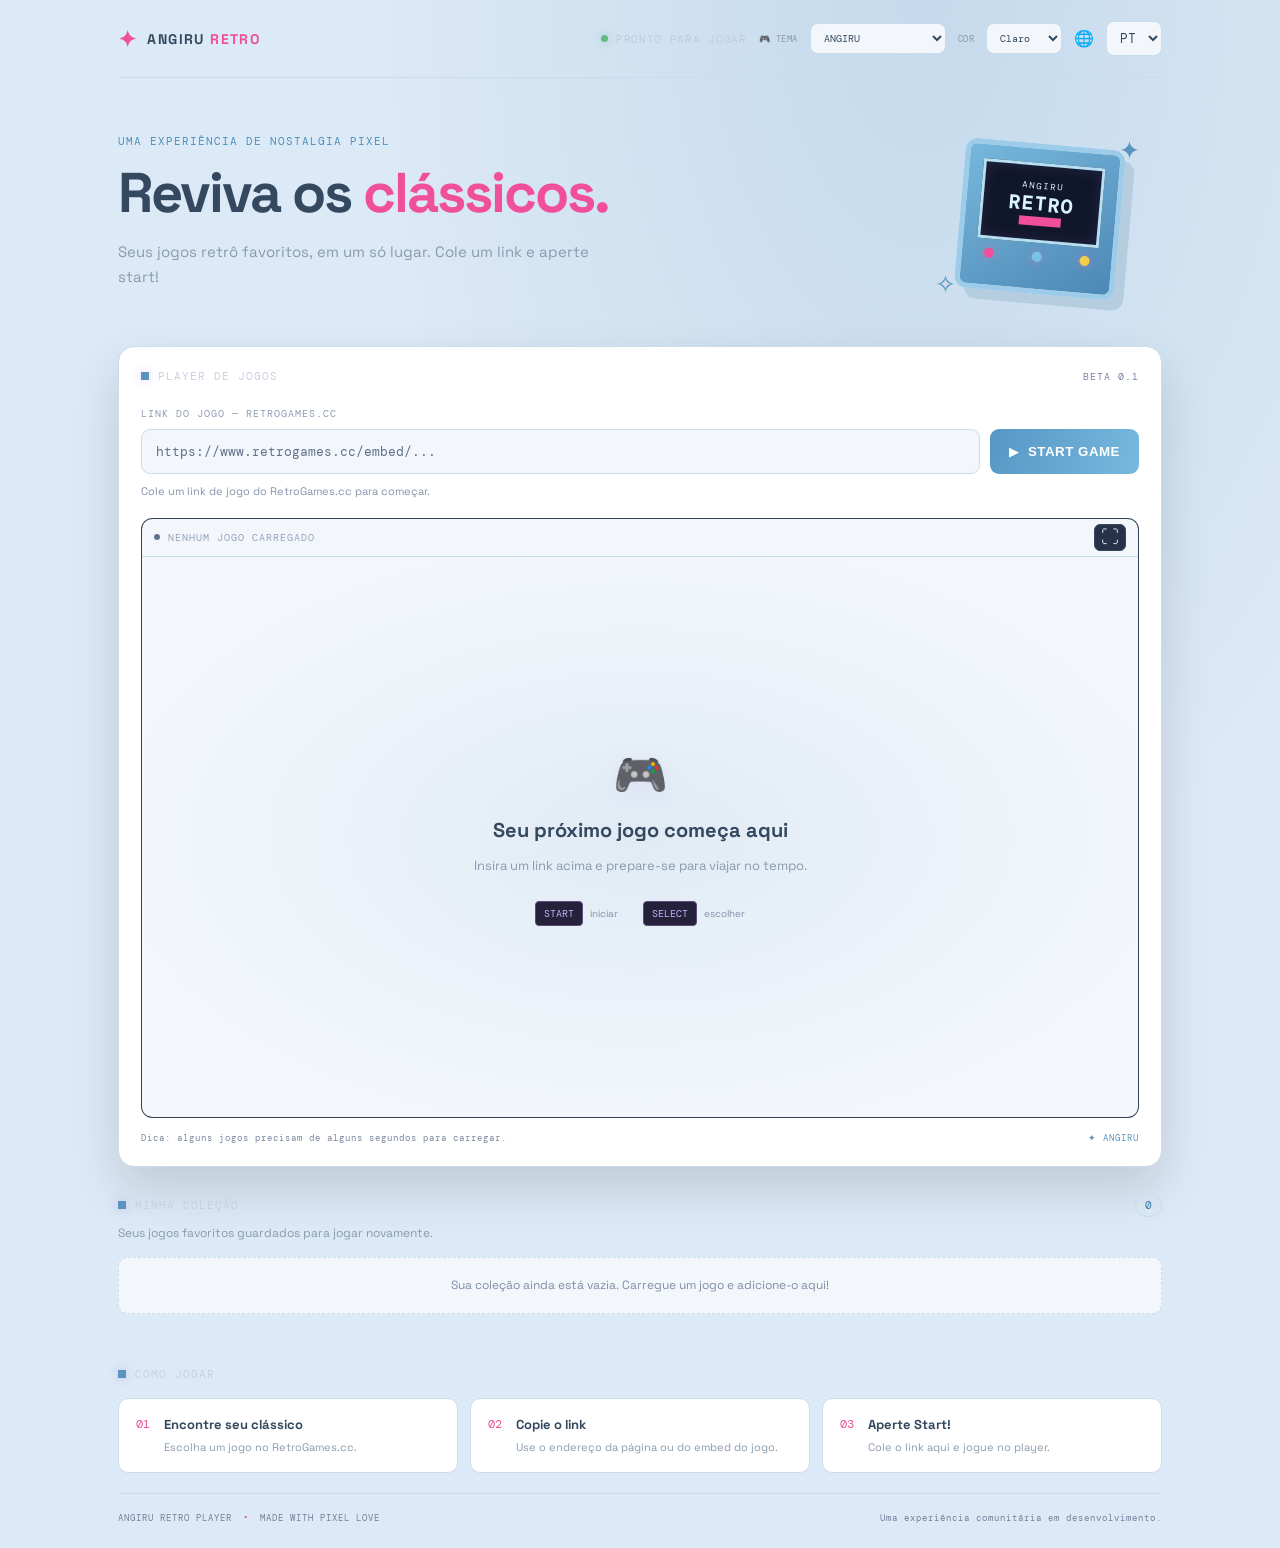
<file: index.html>
<!DOCTYPE html>
<html lang="pt-BR">
<head>
  <meta charset="UTF-8">
  <meta name="viewport" content="width=device-width, initial-scale=1">
  <meta name="theme-color" content="#101522">
  <meta name="description" content="Angiru Retro Player — um cantinho para jogar clássicos retrô.">
  <title>Angiru Retro Player</title>
  <link rel="stylesheet" href="style.css?v=20261122-angiru-dark-option1">
</head>
<body>
  <div class="page-shell">
    <header class="topbar">
      <a class="brand" href="#" aria-label="Angiru Retro Player home">
        <span class="brand-mark">✦</span><span>ANGIRU <b>RETRO</b></span>
      </a>
      <div class="topbar-actions">
        <span class="status-pill"><span class="status-dot"></span><span data-i18n="ready">READY TO PLAY</span></span>
        <label class="theme-label" for="theme" data-i18n="theme-label">🎮 THEME</label>
        <select id="theme" aria-label="Retro theme">
          <option value="angiru">ANGIRU</option><option value="snes">SUPER NINTENDO</option><option value="gbc">GAME BOY COLOR</option><option value="ps1">PLAYSTATION 1</option><option value="atari">ATARI</option><option value="n64">NINTENDO 64</option><option value="arcade">ARCADE</option><option value="megadrive">MEGA DRIVE</option><option value="gba">GAME BOY ADVANCE</option>
        </select>
        <label class="variant-label" for="theme-variant" data-i18n="variant-label">COLOR</label>
        <select id="theme-variant" aria-label="Theme color" hidden></select>
        <label class="variant-label" for="snes-age" data-i18n="snes-age-label" hidden>ESTADO</label>
        <select id="snes-age" aria-label="SNES condition" hidden><option value="new" data-i18n="snes-new">Novo</option><option value="old" data-i18n="snes-old">Velho</option></select>
        <label class="language-label" for="language">🌐</label>
        <select id="language" aria-label="Language">
          <option value="pt">PT</option><option value="en">EN</option><option value="es">ES</option>
        </select>
      </div>
    </header>

    <main>
      <section class="hero">
        <div class="hero-copy">
          <p class="eyebrow" data-i18n="eyebrow">A PIXEL NOSTALGIA EXPERIENCE</p>
          <h1 data-i18n="title">Reviva os <span>clássicos.</span></h1>
          <p class="hero-subtitle" data-i18n="subtitle">Seus jogos retrô favoritos, em um só lugar. Cole um link e aperte start!</p>
        </div>
        <div class="pixel-art" aria-hidden="true">
          <div class="pixel-star star-one">✦</div><div class="pixel-star star-two">✧</div>
          <div class="pixel-console"><div class="console-screen"><span>ANGIRU</span><strong>RETRO</strong><small>PLAYER</small></div><div class="console-controls"><i></i><i></i><i></i></div></div>
        </div>
      </section>

      <section class="player-card" aria-label="Game player">
        <div class="card-topline"><span class="section-tag"><span class="tiny-square"></span><span data-i18n="player">GAME PLAYER</span></span><span class="version">BETA 0.1</span></div>
        <form id="game-form" class="link-form">
          <label for="game-url" data-i18n="link-label">LINK DO JOGO — RETROGAMES.CC</label>
          <div class="input-row">
            <input id="game-url" type="url" inputmode="url" autocomplete="url" placeholder="https://www.retrogames.cc/embed/..." required>
            <button class="start-button" type="submit"><span>▶</span><span data-i18n="start">START GAME</span></button>
          </div>
          <p id="form-message" class="form-message" role="status" aria-live="polite" data-i18n="hint">Cole um link de jogo do RetroGames.cc para começar.</p>
          <div class="game-actions" id="game-actions" hidden>
            <button type="button" id="copy-link" class="secondary-button" data-i18n="copy">⧉ COPIAR LINK</button>
            <button type="button" id="clear-game" class="secondary-button" data-i18n="change">↻ TROCAR JOGO</button>
            <button type="button" id="save-game" class="save-game-button" hidden data-i18n="save-game">＋ ADICIONAR À MINHA COLEÇÃO</button>
          </div>
        </form>

        <div class="gbc-console-shell" id="gbc-console">
          <div class="snes-cartridge" aria-hidden="true"><div class="snes-cart-label"><span>ANGIRU</span><b>SUPER NINTENDO</b><small>ENTERTAINMENT SYSTEM</small></div></div>
          <div class="gbc-bezel">
            <div class="gbc-power"><span class="gbc-power-led" aria-hidden="true"></span><span>POWER</span></div>
            <div class="gbc-screen-and-logo">
              <div class="game-frame-wrap" id="game-area">
                <div class="frame-toolbar"><span class="frame-title"><span class="live-indicator"></span><span id="game-name" data-i18n="no-game">NENHUM JOGO CARREGADO</span></span><button id="fullscreen" class="icon-button" type="button" title="Fullscreen" aria-label="Fullscreen">⛶</button></div>
                <div class="game-stage" id="game-stage">
                  <div class="empty-state" id="empty-state">
                    <div class="controller-icon">🎮</div>
                    <h2 data-i18n="empty-title">Seu próximo jogo começa aqui</h2>
                    <p data-i18n="empty-desc">Insira um link acima e prepare-se para viajar no tempo.</p>
                    <div class="key-hints"><span><kbd>START</kbd> <small data-i18n="start-hint">iniciar</small></span><span><kbd>SELECT</kbd> <small data-i18n="select-hint">escolher</small></span></div>
                  </div>
                  <iframe id="game-frame" title="Retro game" src="about:blank" allow="autoplay; fullscreen; gamepad; cross-origin-isolated" allowfullscreen webkitallowfullscreen mozallowfullscreen scrolling="no" referrerpolicy="strict-origin-when-cross-origin" hidden></iframe>
                </div>
              </div>
              <div class="gbc-logo" aria-label="Game Boy Color"><span>GAME BOY</span><b>COLOR</b></div>
            </div>
          </div>
          <div class="snes-power-reset" aria-hidden="true"><div class="snes-power-button"><span>POWER</span></div><div class="snes-reset-button"><span>RESET</span></div></div><div class="snes-controls" aria-hidden="true"><div class="snes-dpad"><i></i></div><div class="snes-button-cluster"><i class="snes-x">X</i><i class="snes-y">Y</i><i class="snes-a">A</i><i class="snes-b">B</i></div></div>
          <div class="gbc-controls" aria-hidden="true">
            <div class="gbc-dpad"><i class="up"></i><i class="right"></i><i class="down"></i><i class="left"></i><i class="center"></i></div>
            <div class="gbc-action-buttons"><i class="gbc-b">B</i><i class="gbc-a">A</i></div>
            <div class="gbc-system-buttons"><i>SELECT</i><i>START</i></div>
            <div class="gbc-speaker"><span></span><span></span><span></span><span></span><span></span><span></span><span></span><span></span><span></span><span></span><span></span><span></span><span></span><span></span><span></span><span></span><span></span><span></span><span></span><span></span></div>
          </div>
        </div>
        <div class="player-footer"><span data-i18n="footer-note">Dica: alguns jogos precisam de alguns segundos para carregar.</span><span class="footer-symbol">✦ ANGIRU</span></div>
      </section>

      <section class="library-section" id="library-section">
        <div class="library-heading">
          <span class="section-tag"><span class="tiny-square"></span><span data-i18n="library-title">MINHA COLEÇÃO</span></span>
          <span class="library-count" id="library-count">0</span>
        </div>
        <p class="library-subtitle" data-i18n="library-subtitle">Seus jogos favoritos guardados para jogar novamente.</p>
        <div class="library-tools" id="library-tools" hidden>
          <input type="search" id="library-search" placeholder="Buscar jogo..." aria-label="Buscar jogos salvos">
          <div class="library-filters" role="group" aria-label="Filtros da coleção">
            <button type="button" class="library-filter active" data-filter="all" data-i18n="filter-all">TODOS</button>
            <button type="button" class="library-filter" data-filter="favorites" data-i18n="filter-favorites">FAVORITOS</button>
            <button type="button" class="library-filter" data-filter="recent" data-i18n="filter-recent">RECENTES</button>
          </div>
        </div>
        <div id="library-list" class="library-list"></div>
        <div id="library-empty" class="library-empty" data-i18n="library-empty">Sua coleção ainda está vazia. Carregue um jogo e adicione-o aqui!</div>
      </section>
      <section class="how-to">
        <div class="how-heading"><span class="section-tag"><span class="tiny-square"></span><span data-i18n="how-title">COMO JOGAR</span></span></div>
        <div class="steps">
          <article class="step"><span class="step-number">01</span><div><h3 data-i18n="step1-title">Encontre seu clássico</h3><p data-i18n="step1-desc">Escolha um jogo no RetroGames.cc.</p></div></article>
          <article class="step"><span class="step-number">02</span><div><h3 data-i18n="step2-title">Copie o link</h3><p data-i18n="step2-desc">Use o endereço da página ou do embed do jogo.</p></div></article>
          <article class="step"><span class="step-number">03</span><div><h3 data-i18n="step3-title">Aperte Start!</h3><p data-i18n="step3-desc">Cole o link aqui e jogue no player.</p></div></article>
        </div>
      </section>
    </main>
    <footer><span>ANGIRU RETRO PLAYER <span class="footer-dot">•</span> MADE WITH PIXEL LOVE</span><span data-i18n="footer">Uma experiência comunitária em desenvolvimento.</span></footer>
  </div>
  <script src="app.js?v=20261122-angiru-dark-option1"></script>
</body>
</html>
</file>
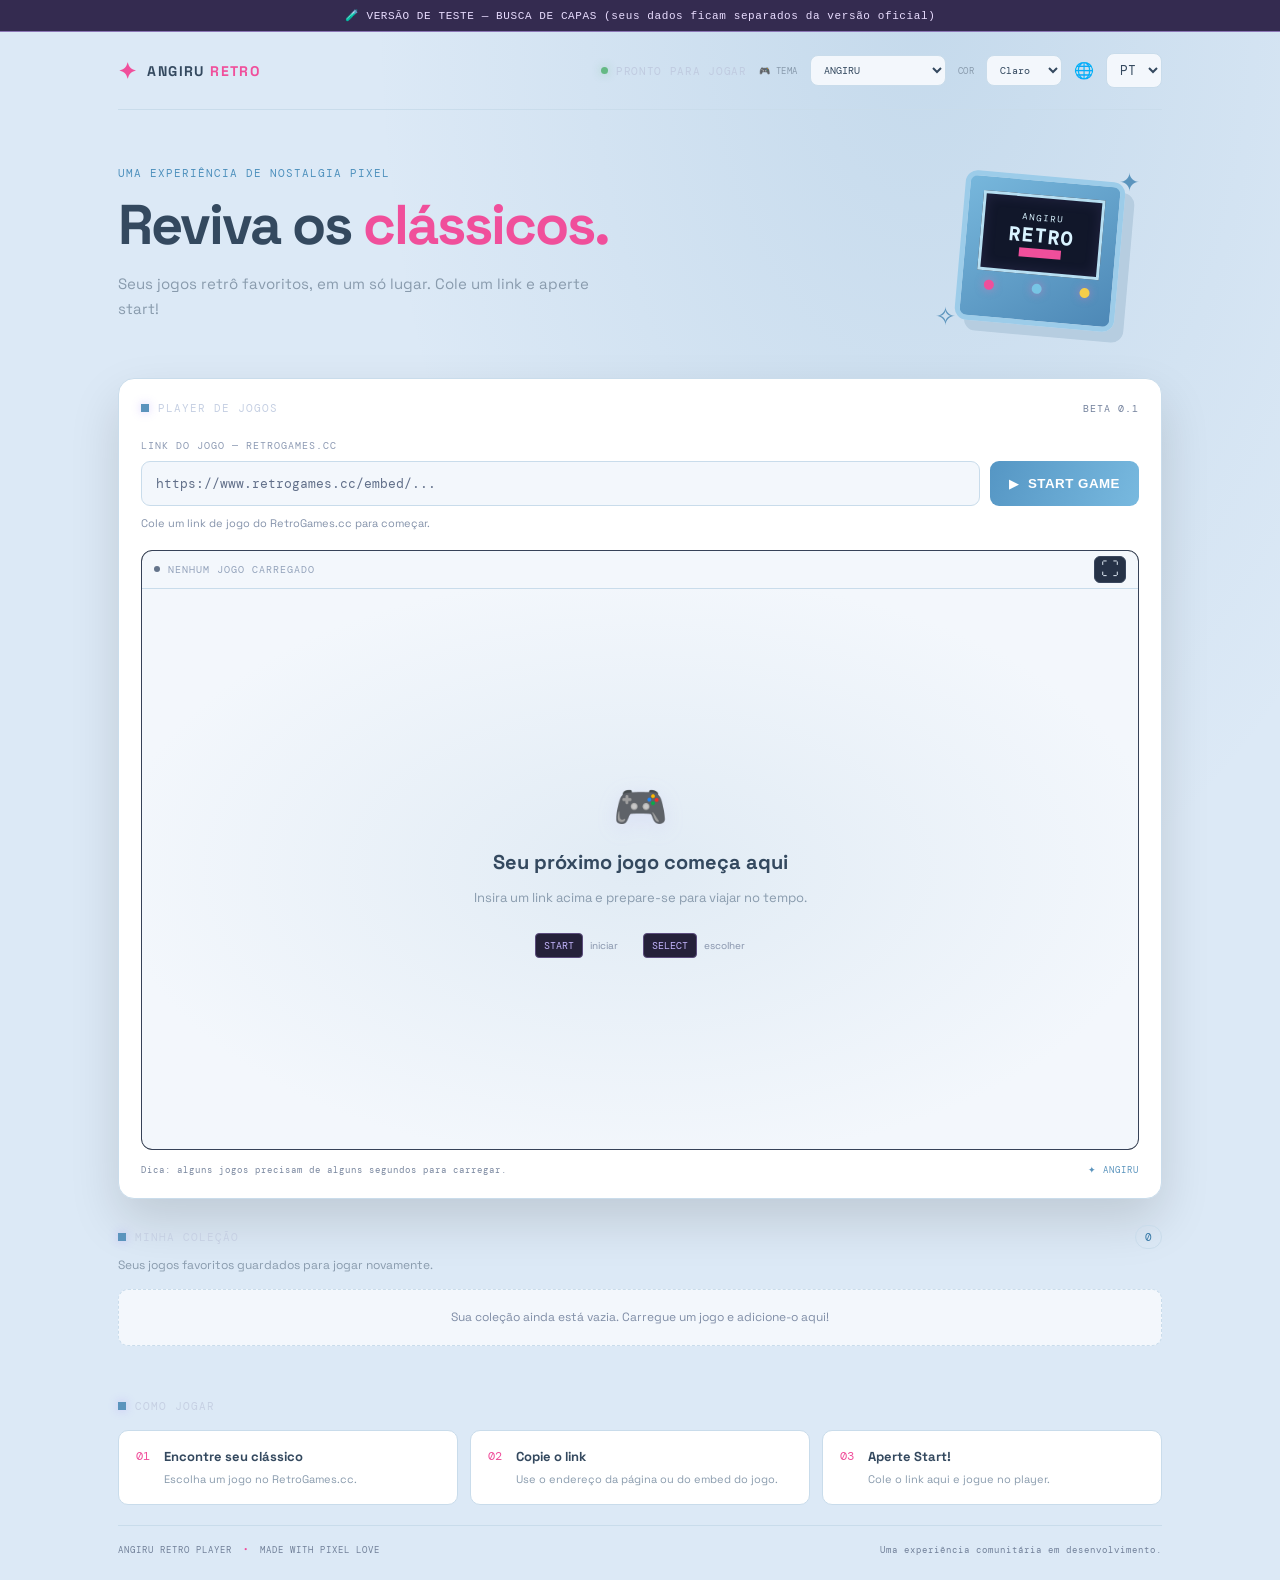
<file: preview/index.html>
<!DOCTYPE html>
<html lang="pt-BR">
<head>
  <meta charset="UTF-8">
  <meta name="viewport" content="width=device-width, initial-scale=1">
  <meta name="theme-color" content="#101522">
  <meta name="description" content="Angiru Retro Player — um cantinho para jogar clássicos retrô.">
  <title>Angiru Retro Player</title>
  <link rel="stylesheet" href="style.css?v=cover-test-20261125e">
</head>
<body>
  <div style="background:#342b50;color:#e9ddff;text-align:center;padding:9px 12px;font:11px monospace;letter-spacing:.6px;border-bottom:1px solid #8b76b5">🧪 VERSÃO DE TESTE — BUSCA DE CAPAS (seus dados ficam separados da versão oficial)</div>
  <div class="page-shell">
    <header class="topbar">
      <a class="brand" href="#" aria-label="Angiru Retro Player home">
        <span class="brand-mark">✦</span><span>ANGIRU <b>RETRO</b></span>
      </a>
      <div class="topbar-actions">
        <span class="status-pill"><span class="status-dot"></span><span data-i18n="ready">READY TO PLAY</span></span>
        <label class="theme-label" for="theme" data-i18n="theme-label">🎮 THEME</label>
        <select id="theme" aria-label="Retro theme">
          <option value="angiru">ANGIRU</option><option value="snes">SUPER NINTENDO</option><option value="gbc">GAME BOY COLOR</option><option value="ps1">PLAYSTATION 1</option><option value="atari">ATARI</option><option value="n64">NINTENDO 64</option><option value="arcade">ARCADE</option><option value="megadrive">MEGA DRIVE</option><option value="gba">GAME BOY ADVANCE</option>
        </select>
        <label class="variant-label" for="theme-variant" data-i18n="variant-label">COLOR</label>
        <select id="theme-variant" aria-label="Theme color" hidden></select>
        <label class="variant-label" for="snes-age" data-i18n="snes-age-label" hidden>ESTADO</label>
        <select id="snes-age" aria-label="SNES condition" hidden><option value="new" data-i18n="snes-new">Novo</option><option value="old" data-i18n="snes-old">Velho</option></select>
        <label class="language-label" for="language">🌐</label>
        <select id="language" aria-label="Language">
          <option value="pt">PT</option><option value="en">EN</option><option value="es">ES</option>
        </select>
      </div>
    </header>

    <main>
      <section class="hero">
        <div class="hero-copy">
          <p class="eyebrow" data-i18n="eyebrow">A PIXEL NOSTALGIA EXPERIENCE</p>
          <h1 data-i18n="title">Reviva os <span>clássicos.</span></h1>
          <p class="hero-subtitle" data-i18n="subtitle">Seus jogos retrô favoritos, em um só lugar. Cole um link e aperte start!</p>
        </div>
        <div class="pixel-art" aria-hidden="true">
          <div class="pixel-star star-one">✦</div><div class="pixel-star star-two">✧</div>
          <div class="pixel-console"><div class="console-screen"><span>ANGIRU</span><strong>RETRO</strong><small>PLAYER</small></div><div class="console-controls"><i></i><i></i><i></i></div></div>
        </div>
      </section>

      <section class="player-card" aria-label="Game player">
        <div class="card-topline"><span class="section-tag"><span class="tiny-square"></span><span data-i18n="player">GAME PLAYER</span></span><span class="version">BETA 0.1</span></div>
        <form id="game-form" class="link-form">
          <label for="game-url" data-i18n="link-label">LINK DO JOGO — RETROGAMES.CC</label>
          <div class="input-row">
            <input id="game-url" type="url" inputmode="url" autocomplete="url" placeholder="https://www.retrogames.cc/embed/..." required>
            <button class="start-button" type="submit"><span>▶</span><span data-i18n="start">START GAME</span></button>
          </div>
          <p id="form-message" class="form-message" role="status" aria-live="polite" data-i18n="hint">Cole um link de jogo do RetroGames.cc para começar.</p>
          <div class="game-actions" id="game-actions" hidden>
            <button type="button" id="copy-link" class="secondary-button" data-i18n="copy">⧉ COPIAR LINK</button>
            <button type="button" id="clear-game" class="secondary-button" data-i18n="change">↻ TROCAR JOGO</button>
            <button type="button" id="save-game" class="save-game-button" hidden data-i18n="save-game">＋ ADICIONAR À MINHA COLEÇÃO</button>
          </div>
        </form>

        <div class="gbc-console-shell" id="gbc-console">
          <div class="snes-cartridge" aria-hidden="true"><div class="snes-cart-label"><span>ANGIRU</span><b>SUPER NINTENDO</b><small>ENTERTAINMENT SYSTEM</small></div></div>
          <div class="gbc-bezel">
            <div class="gbc-power"><span class="gbc-power-led" aria-hidden="true"></span><span>POWER</span></div>
            <div class="gbc-screen-and-logo">
              <div class="game-frame-wrap" id="game-area">
                <div class="frame-toolbar"><span class="frame-title"><span class="live-indicator"></span><span id="game-name" data-i18n="no-game">NENHUM JOGO CARREGADO</span></span><button id="fullscreen" class="icon-button" type="button" title="Fullscreen" aria-label="Fullscreen">⛶</button></div>
                <div class="game-stage" id="game-stage">
                  <div class="empty-state" id="empty-state">
                    <div class="controller-icon">🎮</div>
                    <h2 data-i18n="empty-title">Seu próximo jogo começa aqui</h2>
                    <p data-i18n="empty-desc">Insira um link acima e prepare-se para viajar no tempo.</p>
                    <div class="key-hints"><span><kbd>START</kbd> <small data-i18n="start-hint">iniciar</small></span><span><kbd>SELECT</kbd> <small data-i18n="select-hint">escolher</small></span></div>
                  </div>
                  <iframe id="game-frame" title="Retro game" src="about:blank" allow="autoplay; fullscreen; gamepad; cross-origin-isolated" allowfullscreen webkitallowfullscreen mozallowfullscreen scrolling="no" referrerpolicy="strict-origin-when-cross-origin" hidden></iframe>
                </div>
              </div>
              <div class="gbc-logo" aria-label="Game Boy Color"><span>GAME BOY</span><b>COLOR</b></div>
            </div>
          </div>
          <div class="snes-power-reset" aria-hidden="true"><div class="snes-power-button"><span>POWER</span></div><div class="snes-reset-button"><span>RESET</span></div></div><div class="snes-controls" aria-hidden="true"><div class="snes-dpad"><i></i></div><div class="snes-button-cluster"><i class="snes-x">X</i><i class="snes-y">Y</i><i class="snes-a">A</i><i class="snes-b">B</i></div></div>
          <div class="gbc-controls" aria-hidden="true">
            <div class="gbc-dpad"><i class="up"></i><i class="right"></i><i class="down"></i><i class="left"></i><i class="center"></i></div>
            <div class="gbc-action-buttons"><i class="gbc-b">B</i><i class="gbc-a">A</i></div>
            <div class="gbc-system-buttons"><i>SELECT</i><i>START</i></div>
            <div class="gbc-speaker"><span></span><span></span><span></span><span></span><span></span><span></span><span></span><span></span><span></span><span></span><span></span><span></span><span></span><span></span><span></span><span></span><span></span><span></span><span></span><span></span></div>
          </div>
        </div>
        <div class="player-footer"><span data-i18n="footer-note">Dica: alguns jogos precisam de alguns segundos para carregar.</span><span class="footer-symbol">✦ ANGIRU</span></div>
      </section>

      <section class="library-section" id="library-section">
        <div class="library-heading">
          <span class="section-tag"><span class="tiny-square"></span><span data-i18n="library-title">MINHA COLEÇÃO</span></span>
          <span class="library-count" id="library-count">0</span>
        </div>
        <p class="library-subtitle" data-i18n="library-subtitle">Seus jogos favoritos guardados para jogar novamente.</p>
        <div class="library-tools" id="library-tools" hidden>
          <input type="search" id="library-search" placeholder="Buscar jogo..." aria-label="Buscar jogos salvos">
          <div class="library-filters" role="group" aria-label="Filtros da coleção">
            <button type="button" class="library-filter active" data-filter="all" data-i18n="filter-all">TODOS</button>
            <button type="button" class="library-filter" data-filter="favorites" data-i18n="filter-favorites">FAVORITOS</button>
            <button type="button" class="library-filter" data-filter="recent" data-i18n="filter-recent">RECENTES</button>
          </div>
        </div>
        <div id="library-list" class="library-list"></div>
        <div id="library-empty" class="library-empty" data-i18n="library-empty">Sua coleção ainda está vazia. Carregue um jogo e adicione-o aqui!</div>
      </section>
      <section class="how-to">
        <div class="how-heading"><span class="section-tag"><span class="tiny-square"></span><span data-i18n="how-title">COMO JOGAR</span></span></div>
        <div class="steps">
          <article class="step"><span class="step-number">01</span><div><h3 data-i18n="step1-title">Encontre seu clássico</h3><p data-i18n="step1-desc">Escolha um jogo no RetroGames.cc.</p></div></article>
          <article class="step"><span class="step-number">02</span><div><h3 data-i18n="step2-title">Copie o link</h3><p data-i18n="step2-desc">Use o endereço da página ou do embed do jogo.</p></div></article>
          <article class="step"><span class="step-number">03</span><div><h3 data-i18n="step3-title">Aperte Start!</h3><p data-i18n="step3-desc">Cole o link aqui e jogue no player.</p></div></article>
        </div>
      </section>
    </main>
    <footer><span>ANGIRU RETRO PLAYER <span class="footer-dot">•</span> MADE WITH PIXEL LOVE</span><span data-i18n="footer">Uma experiência comunitária em desenvolvimento.</span></footer>
  </div>
  <script src="app.js?v=cover-test-20261125"></script>
</body>
</html>
</file>
<file: style.css>
@import url('https://fonts.googleapis.com/css2?family=DM+Mono:wght@400;500&family=Space+Grotesk:wght@400;500;600;700&display=swap');
:root{--bg:#101522;--panel:#171e2e;--panel2:#111827;--text:#eef2ff;--muted:#9aa7c1;--purple:#a78bfa;--pink:#f472b6;--cyan:#67e8f9;--line:#2a354a;--green:#86efac}
*{box-sizing:border-box}body{margin:0;background:radial-gradient(ellipse at 72% 0%,#202945 0,transparent 42%),var(--bg);color:var(--text);font-family:'Space Grotesk',sans-serif;min-height:100vh}.page-shell{max-width:1100px;margin:auto;padding:0 28px}.topbar{height:78px;display:flex;align-items:center;justify-content:space-between;border-bottom:1px solid #283147}.brand{display:flex;align-items:center;gap:10px;color:var(--text);text-decoration:none;font-weight:700;letter-spacing:1.4px;font-size:14px}.brand b{color:var(--purple)}.brand-mark{color:var(--pink);font-size:22px}.topbar-actions{display:flex;align-items:center;gap:12px}.status-pill{font:11px 'DM Mono',monospace;letter-spacing:.7px;color:#c0cbe0;display:flex;gap:8px;align-items:center}.status-dot{width:7px;height:7px;border-radius:50%;background:var(--green);box-shadow:0 0 10px #86efac80}.language-label{color:var(--muted)}select{background:#202a3c;color:var(--text);border:1px solid #39455c;border-radius:8px;padding:7px 9px;font-family:'DM Mono',monospace}.hero{display:flex;align-items:center;justify-content:space-between;min-height:260px;padding:36px 0 22px;overflow:hidden}.hero-copy{max-width:610px}.eyebrow,.section-tag,.version,.link-form label,.frame-title,.player-footer,.how-heading,footer{font-family:'DM Mono',monospace;letter-spacing:1px}.eyebrow{color:var(--cyan);font-size:11px;margin:0 0 16px}.hero h1{font-size:clamp(34px,5vw,56px);line-height:1.04;letter-spacing:-2px;margin:0}.hero h1 span{color:var(--purple)}.hero-subtitle{font-size:15px;color:var(--muted);max-width:510px;line-height:1.65;margin-top:18px}.pixel-art{position:relative;width:245px;height:210px;flex-shrink:0;display:grid;place-items:center}.pixel-console{width:160px;height:150px;background:#3b315b;border:5px solid #625080;border-radius:12px;box-shadow:10px 10px 0 #0a0e18;transform:rotate(5deg);padding:14px}.console-screen{height:80px;background:#11172a;border:3px solid #8b76b5;display:flex;flex-direction:column;align-items:center;justify-content:center;color:#c4b5fd;font-family:'DM Mono',monospace;box-shadow:inset 0 0 14px #a78bfa20}.console-screen span{font-size:9px;letter-spacing:2px}.console-screen strong{font-size:19px;letter-spacing:2px}.console-screen small{font-size:7px;letter-spacing:3px;color:var(--pink)}.console-controls{display:flex;align-items:center;justify-content:space-between;padding:9px 8px}.console-controls i{width:10px;height:10px;border-radius:50%;background:var(--pink);box-shadow:0 0 8px #f472b680}.console-controls i:nth-child(2){background:var(--cyan)}.console-controls i:nth-child(3){background:#facc15}.pixel-star{position:absolute;color:var(--pink);font-size:25px}.star-one{top:20px;right:22px}.star-two{bottom:24px;left:18px;color:var(--cyan)}.player-card{background:linear-gradient(180deg,#1b2334,#151c2a);border:1px solid #2b364b;border-radius:16px;padding:22px;box-shadow:0 22px 50px #0002}.card-topline{display:flex;justify-content:space-between;align-items:center;margin-bottom:24px}.section-tag{font-size:11px;color:#c6d0e3;display:flex;align-items:center;gap:9px}.tiny-square{width:8px;height:8px;background:var(--purple);box-shadow:0 0 10px #a78bfa70}.version{font-size:10px;color:#74829d}.link-form label{display:block;color:#8e9bb4;font-size:10px;margin-bottom:9px}.input-row{display:flex;gap:10px}.input-row input{flex:1;min-width:0;border:1px solid #364258;border-radius:9px;background:#101725;color:var(--text);padding:13px 14px;font:13px 'DM Mono',monospace;outline:none}.input-row input:focus{border-color:var(--purple);box-shadow:0 0 0 3px #a78bfa18}.input-row input::placeholder{color:#62708a}.start-button{border:0;border-radius:9px;background:linear-gradient(110deg,#a78bfa,#8b79e8);color:#111525;font-weight:700;letter-spacing:.5px;padding:0 19px;display:flex;gap:9px;align-items:center;justify-content:center;cursor:pointer;white-space:nowrap;transition:.2s}.start-button:hover{filter:brightness(1.1);transform:translateY(-1px)}.start-button span:first-child{font-size:12px}.form-message{margin:9px 0 18px;font-size:11px;color:#8492aa;line-height:1.5}.form-message.error{color:#fda4af}.game-frame-wrap{border:1px solid #364258;border-radius:11px;overflow:hidden;background:#090d15}.frame-toolbar{height:38px;background:#121a29;display:flex;align-items:center;justify-content:space-between;padding:0 12px;border-bottom:1px solid #293448}.frame-title{font-size:10px;color:#94a3bb;display:flex;align-items:center;gap:8px}.live-indicator{height:6px;width:6px;border-radius:50%;background:#64748b}.live-indicator.active{background:var(--green);box-shadow:0 0 8px #86efac}.icon-button{background:#263247;border:1px solid #39465d;color:#cbd5e1;border-radius:6px;height:27px;width:32px;font-size:18px;line-height:1;cursor:pointer}.icon-button:hover{color:white;background:#36445d}.game-stage{aspect-ratio:16/9;max-height:650px;position:relative;display:flex;align-items:center;justify-content:center;background:radial-gradient(ellipse,#1d2840,#090d15 75%);overflow:hidden}.game-stage iframe{width:100%;height:100%;border:0;background:#000}.empty-state{text-align:center;padding:24px;max-width:440px}.controller-icon{font-size:44px;filter:drop-shadow(0 5px 10px #a78bfa22)}.empty-state h2{font-size:20px;margin:14px 0 8px}.empty-state p{font-size:13px;color:var(--muted);line-height:1.6}.key-hints{display:flex;justify-content:center;gap:25px;margin-top:24px}.key-hints span{display:flex;gap:7px;align-items:center}kbd{font:10px 'DM Mono',monospace;color:#c4b5fd;border:1px solid #5b4c7d;background:#25213a;padding:5px 8px;border-radius:4px}.key-hints small{font-size:10px;color:#8592aa}.player-footer{display:flex;justify-content:space-between;gap:10px;flex-wrap:wrap;margin-top:14px;font-size:9px;color:#78869e}.footer-symbol{color:#a78bfa}.how-to{padding:35px 0 20px}.how-heading{margin-bottom:17px}.steps{display:grid;grid-template-columns:repeat(3,1fr);gap:12px}.step{display:flex;gap:14px;padding:17px;border:1px solid #293449;border-radius:10px;background:#151c2a}.step-number{font:12px 'DM Mono',monospace;color:var(--pink)}.step h3{font-size:13px;margin:0 0 6px}.step p{font-size:11px;color:var(--muted);margin:0;line-height:1.5}footer{border-top:1px solid #283147;padding:18px 0 24px;display:flex;justify-content:space-between;gap:10px;flex-wrap:wrap;color:#718099;font-size:9px}.footer-dot{color:var(--pink);padding:0 5px}
@media(max-width:700px){.page-shell{padding:0 16px}.topbar{height:65px}.status-pill{display:none}.hero{min-height:210px;padding:30px 0 18px}.hero h1{font-size:38px}.hero-subtitle{font-size:13px;max-width:330px}.pixel-art{width:115px;height:150px;transform:scale(.75);margin-left:-10px}.player-card{padding:15px}.card-topline{margin-bottom:18px}.input-row{flex-direction:column}.input-row input{padding:12px}.start-button{height:45px}.game-stage{aspect-ratio:16/9;max-height:none}.steps{grid-template-columns:1fr}.step{padding:14px}.player-footer{font-size:8px}.hero-copy{z-index:1}.pixel-art{opacity:.85}footer{font-size:8px}.empty-state h2{font-size:18px}.empty-state p{font-size:12px}}@media(max-width:420px){.hero h1{font-size:33px}.pixel-art{width:90px;margin-left:-22px}.brand{font-size:12px}.hero-subtitle{max-width:250px}}

/* Fullscreen: use the available screen area rather than a fixed aspect ratio. */
#game-area:fullscreen{width:100vw;height:100dvh;max-width:none;margin:0;border:0;border-radius:0;background:#000;display:flex;flex-direction:column;overflow:hidden}
#game-area:fullscreen .frame-toolbar{flex:0 0 36px;height:36px}
#game-area:fullscreen .game-stage{flex:1;min-height:0;width:100%;height:auto;max-height:none;aspect-ratio:auto}
#game-area:fullscreen iframe{display:block;width:100%;height:100%;min-height:0}
#game-area:fullscreen iframe[hidden]{display:none}
@media (orientation:landscape) and (max-height:500px){
  #game-area:fullscreen .frame-toolbar{flex-basis:30px;height:30px}
  #game-area:fullscreen .frame-title{font-size:9px}
}
@media (orientation:portrait) {
  #game-area:fullscreen .game-stage{height:calc(100dvh - 36px)}
}

.game-actions{display:flex;gap:8px;flex-wrap:wrap;margin:0 0 16px}
.game-actions[hidden]{display:none}
.secondary-button{background:#202a3c;color:#cbd5e1;border:1px solid #39465d;border-radius:8px;padding:9px 12px;font:10px 'DM Mono',monospace;letter-spacing:.5px;cursor:pointer;transition:.2s}
.secondary-button:hover{background:#2b3850;border-color:#a78bfa;color:#fff}
@media(max-width:480px){.game-actions{display:grid;grid-template-columns:1fr 1fr}.secondary-button{padding:10px 8px}}


/* Retro library cards and filter tools */
.library-section{padding:26px 0 18px}
.library-heading{display:flex;align-items:center;justify-content:space-between;margin-bottom:8px}
.library-count{font:11px 'DM Mono',monospace;color:var(--purple);border:1px solid #51446e;border-radius:999px;padding:4px 9px}
.library-subtitle{font-size:12px;color:var(--muted);margin:0 0 16px}
.library-tools{display:flex;gap:10px;align-items:center;justify-content:space-between;flex-wrap:wrap;margin:0 0 16px}
.library-tools[hidden]{display:none}
.library-search{flex:1;min-width:160px}
.library-tools input{width:100%;background:#101725;color:var(--text);border:1px solid #364258;border-radius:8px;padding:10px 12px;font:12px 'DM Mono',monospace;outline:none}
.library-tools input:focus{border-color:var(--purple)}
.library-filters{display:flex;gap:6px;flex-wrap:wrap}
.library-filter{background:#202a3c;color:#93a1ba;border:1px solid #39465d;border-radius:7px;padding:8px 10px;font:10px 'DM Mono',monospace;cursor:pointer}
.library-filter.active{background:#342b50;color:#d7c8ff;border-color:#8b76b5}
.library-list{display:grid;grid-template-columns:repeat(3,minmax(0,1fr));gap:12px}
.library-card{overflow:hidden;min-width:0;background:#151c2a;border:1px solid #293449;border-radius:12px;transition:transform .18s,border-color .18s}
.library-card:hover{transform:translateY(-2px);border-color:#66558a}
.library-cover{height:150px;position:relative;display:flex;align-items:center;justify-content:center;overflow:hidden;padding:18px;background:linear-gradient(135deg,#342b59,#111827 60%,#172f48)}
.library-cover:before,.library-cover:after{content:"";position:absolute;border:1px solid #ffffff20;transform:rotate(22deg);width:170px;height:170px;border-radius:38px}
.library-cover:after{width:100px;height:100px;transform:rotate(-18deg);border-color:#f472b650}
.library-cover .cover-orbit{position:absolute;width:120px;height:120px;border:2px dotted #a78bfa65;border-radius:50%;right:-28px;top:-40px}
.library-cover .cover-console{position:absolute;left:12px;top:10px;font:9px 'DM Mono',monospace;color:#cbd5e1;letter-spacing:1px;opacity:.8}
.library-cover .cover-title{position:relative;z-index:1;text-align:center;font-size:clamp(14px,1.5vw,20px);font-weight:700;line-height:1.1;text-shadow:0 2px 8px #0008;max-width:100%;overflow-wrap:anywhere}
.library-cover .cover-symbol{position:absolute;bottom:9px;right:12px;font-size:25px;opacity:.6}
.library-cover .cover-favorite{position:absolute;right:10px;top:9px;color:#f472b6;font-size:15px;z-index:2}
.library-card-main{padding:12px 13px 8px;min-width:0}
.library-card-title{font-size:13px;font-weight:700;line-height:1.35;margin-bottom:5px;overflow-wrap:anywhere}
.library-card-meta{font:9px 'DM Mono',monospace;color:#718099;white-space:nowrap;overflow:hidden;text-overflow:ellipsis}
.library-card-actions{display:flex;gap:6px;flex-wrap:wrap;padding:0 12px 12px}
.library-action{background:#202a3c;color:#cbd5e1;border:1px solid #39465d;border-radius:6px;padding:7px 9px;font:10px 'DM Mono',monospace;cursor:pointer}
.library-action.play{color:#c4b5fd;border-color:#51446e}
.library-action.fav{color:#f472b6}
.library-action.remove{color:#fda4af}
.library-empty{border:1px dashed #354258;border-radius:10px;padding:18px;text-align:center;color:#7f8da6;font-size:12px;line-height:1.6}
.save-game-button{margin:0 0 16px;background:#26213c;color:#d7c8ff;border:1px solid #625080;border-radius:8px;padding:11px 14px;font:11px 'DM Mono',monospace;letter-spacing:.5px;cursor:pointer}
.save-game-button:hover{background:#342b50}
.save-game-button[hidden]{display:none}
#save-game[hidden]{display:none!important}
#save-game.save-game-button{display:inline-flex;align-items:center;justify-content:center;margin:0 0 16px;background:#26213c;color:#d7c8ff;border:1px solid #8b76b5;border-radius:8px;padding:10px 12px;font:11px 'DM Mono',monospace;letter-spacing:.4px;cursor:pointer}
#save-game.save-game-button:hover{background:#342b50;border-color:#a78bfa}
@media(max-width:800px){.library-list{grid-template-columns:repeat(2,minmax(0,1fr))}.library-cover{height:125px}}
@media(max-width:520px){.library-list{grid-template-columns:1fr 1fr;gap:8px}.library-card-main{padding:9px}.library-cover{height:105px;padding:10px}.library-cover .cover-title{font-size:13px}.library-card-actions{padding:0 8px 9px;gap:4px}.library-action{padding:6px 7px;font-size:9px}.library-tools{align-items:stretch}.library-filters{justify-content:space-between}.library-filter{flex:1;text-align:center;padding:7px 5px}}

/* Real cover art with graceful fallback to the generated retro cover */
.library-cover.has-artwork{background:#080b12!important;padding:0}
.library-cover.has-artwork:before,.library-cover.has-artwork:after,.library-cover.has-artwork .cover-orbit{display:none}
.library-artwork{position:absolute;inset:0;width:100%;height:100%;object-fit:contain;object-position:center;background:#080b12;z-index:1}
.library-cover.has-artwork .cover-title{position:absolute;left:0;right:0;bottom:0;padding:26px 10px 9px;background:linear-gradient(transparent,#000b 75%);font-size:clamp(11px,1.2vw,15px);z-index:2}
.library-cover.has-artwork .cover-console{z-index:2;text-shadow:0 1px 4px #000}
.library-cover.has-artwork .cover-symbol{z-index:2}

.art-credit{display:block;max-width:100%;overflow:hidden;text-overflow:ellipsis;white-space:nowrap;margin-top:4px;color:#8b91a5;font:8px 'DM Mono',monospace;text-decoration:underline;text-underline-offset:2px;opacity:.8}.art-credit:hover{color:#c4b5fd;opacity:1}

/* Cover search status and retry control */
.cover-status{position:absolute;left:0;right:0;bottom:0;z-index:3;text-align:center;font:8px 'DM Mono',monospace;color:#c4b5fd;background:#111827b8;padding:5px 4px;letter-spacing:.4px}
.library-cover.has-artwork .cover-status{display:none}
.cover-retry{color:#a5b4fc!important;border-color:#51446e!important}
.cover-retry:disabled{opacity:.55;cursor:wait}

/* Console-inspired color themes: only presentation tokens and surfaces are changed. */
body[data-theme="angiru"]{--bg:#dce9f6;--panel:#ffffff;--panel2:#f3f7fc;--text:#34495f;--muted:#899bad;--purple:#5b94bd;--pink:#f04f9b;--cyan:#78c5e6;--line:#c9dceb;--green:#65b984}
body[data-theme="snes"]{--bg:#252335;--panel:#d0d0d8;--panel2:#e5e5eb;--text:#292938;--muted:#5f6176;--purple:#7b50a9;--pink:#d34f77;--cyan:#4475c5;--line:#a3a3b4;--green:#5b9e58}
body[data-theme="gbc"]{--bg:#e1e6bd;--panel:#c5d38a;--panel2:#eff2d3;--text:#243d35;--muted:#58725b;--purple:#7457a8;--pink:#d14e87;--cyan:#248baf;--line:#95a86a;--green:#39874b}
body[data-theme="ps1"]{--bg:#111d36;--panel:#26334d;--panel2:#18253c;--text:#edf3ff;--muted:#a4b5d0;--purple:#5b8bd6;--pink:#f05b72;--cyan:#5fc4e9;--line:#40516c;--green:#7bd59d}
body[data-theme="atari"]{--bg:#241b16;--panel:#34271d;--panel2:#1c1714;--text:#f0dfc2;--muted:#b79b78;--purple:#c58b46;--pink:#e28b51;--cyan:#d2b36d;--line:#5c4430;--green:#a4bd5b}
body[data-theme="n64"]{--bg:#20232b;--panel:#2c3341;--panel2:#1b202a;--text:#f3f4f8;--muted:#aab3c4;--purple:#4c83e5;--pink:#ef5350;--cyan:#45c78b;--line:#465165;--green:#83d75d}
body[data-theme="arcade"]{--bg:#090b18;--panel:#14152a;--panel2:#0b1020;--text:#f6f1ff;--muted:#9ca3c9;--purple:#bd5cff;--pink:#ff4fa3;--cyan:#39f5ff;--line:#33305a;--green:#4dff9c}
body[data-theme="megadrive"]{--bg:#101316;--panel:#20252b;--panel2:#15191e;--text:#f1f3f5;--muted:#a1aab5;--purple:#d04c4c;--pink:#ef6767;--cyan:#a4b7c9;--line:#424b55;--green:#80c56e}
body[data-theme="gba"]{--bg:#252036;--panel:#342b4a;--panel2:#201b31;--text:#f4edff;--muted:#b4a5d1;--purple:#a56de0;--pink:#ed75b6;--cyan:#63a9ed;--line:#4c3e65;--green:#85d39a}
body[data-theme] {background:radial-gradient(ellipse at 72% 0%,color-mix(in srgb,var(--purple) 18%,transparent),transparent 42%),var(--bg);color:var(--text)}
body[data-theme] .topbar,body[data-theme] footer{border-color:var(--line)}
body[data-theme] .brand,body[data-theme] .hero h1,body[data-theme] .empty-state h2,body[data-theme] .step h3{color:var(--text)}
body[data-theme] .brand b,body[data-theme] .hero h1 span,body[data-theme] .brand-mark,body[data-theme] .pixel-star,.section-tag .tiny-square,.footer-symbol{color:var(--purple)}
body[data-theme] .eyebrow{color:var(--cyan)}
body[data-theme] .player-card,body[data-theme] .step,body[data-theme] .library-card{background:var(--panel);border-color:var(--line)}
body[data-theme] .frame-toolbar,body[data-theme] .library-card-main,body[data-theme] .library-empty{background:var(--panel2);border-color:var(--line)}
body[data-theme] .game-stage{background:radial-gradient(ellipse,color-mix(in srgb,var(--purple) 12%,var(--panel2)),var(--panel2) 75%)}
body[data-theme] .input-row input,body[data-theme] .library-tools input{background:var(--panel2);color:var(--text);border-color:var(--line)}
body[data-theme] select,body[data-theme] .library-filter,body[data-theme] .library-action,body[data-theme] .secondary-button{background:var(--panel2);color:var(--text);border-color:var(--line)}
body[data-theme] .library-filter.active,body[data-theme] .save-game-button{background:color-mix(in srgb,var(--purple) 28%,var(--panel2));color:var(--text);border-color:var(--purple)}
body[data-theme] .start-button{background:linear-gradient(110deg,var(--purple),color-mix(in srgb,var(--purple) 72%,var(--cyan)));color:var(--bg)}
body[data-theme] .library-action.play{color:var(--purple);border-color:var(--purple)}
body[data-theme] .library-action.fav{color:var(--pink)}
body[data-theme] .library-action.remove{color:var(--pink)}
body[data-theme] .pixel-console{background:color-mix(in srgb,var(--purple) 40%,var(--panel));border-color:var(--purple)}
body[data-theme] .console-screen{border-color:var(--cyan);color:var(--cyan)}
body[data-theme] .console-screen small,body[data-theme] .console-controls i:first-child{background:var(--pink);color:var(--pink)}
body[data-theme] .console-controls i:nth-child(2){background:var(--cyan)}
body[data-theme] .console-controls i:nth-child(3){background:var(--green)}
body[data-theme] .cover-retry{color:var(--purple)!important;border-color:var(--line)!important}
body[data-theme] .library-count{color:var(--purple);border-color:var(--line)}
body[data-theme] .status-dot,body[data-theme] .live-indicator.active{background:var(--green);box-shadow:0 0 10px color-mix(in srgb,var(--green) 45%,transparent)}
.theme-label{font:9px 'DM Mono',monospace;color:var(--muted);letter-spacing:.5px}
#theme{max-width:150px;font-size:10px}
@media(max-width:520px){.theme-label{display:none}#theme{max-width:105px;padding:6px 5px;font-size:9px}}

/* Optional color variants for handheld, N64 and arcade themes */
.variant-label{font:9px 'DM Mono',monospace;color:var(--muted);letter-spacing:.4px}
#theme-variant{max-width:118px;font-size:10px}
#theme-variant[hidden],.variant-label[hidden]{display:none!important}
@media(max-width:520px){#theme-variant{max-width:85px;padding:6px 4px;font-size:9px;flex:0 0 auto}.topbar{height:auto;min-height:65px;padding:10px 0;align-items:flex-start;gap:8px;flex-wrap:wrap}.topbar-actions{gap:6px;flex-wrap:wrap;justify-content:flex-end}.topbar-actions select{flex:0 0 auto}.variant-label{white-space:nowrap}}
body[data-variant="atomic-purple"],body[data-variant="grape"],body[data-variant="neon-purple"]{--purple:#9b63d8;--pink:#d875ed;--cyan:#73b5ff;--green:#82e4a7}
body[data-variant="teal"]{--purple:#1d7c89;--pink:#d05a91;--cyan:#45bfc1;--green:#8acb61}
body[data-variant="yellow"]{--purple:#b38b2c;--pink:#d85b9a;--cyan:#4b8fc2;--green:#6da94b}
body[data-variant="kiwi"],body[data-variant="neon-green"]{--purple:#6f9b37;--pink:#d45e92;--cyan:#4aa5a0;--green:#a8d83f}
body[data-variant="berry"],body[data-variant="fuchsia"],body[data-variant="neon-pink"]{--purple:#b04d94;--pink:#ff70bd;--cyan:#5bbbe8;--green:#72d6a1}
body[data-variant="glacier"],body[data-variant="ice-blue"],body[data-variant="neon-cyan"]{--purple:#4d83cc;--pink:#ed719a;--cyan:#6fe4ff;--green:#70d8a3}
body[data-variant="indigo"]{--purple:#6553b8;--pink:#d67ebc;--cyan:#7aa8ec;--green:#77d49a}
body[data-variant="spice"],body[data-variant="fire-orange"]{--purple:#d27a37;--pink:#e76c67;--cyan:#72a8d4;--green:#a4c85a}
body[data-variant="smoke"]{--purple:#79889a;--pink:#d46b86;--cyan:#82b6cf;--green:#8ac69c}\nbody[data-theme="gba"][data-variant="black"]{--bg:#08090c;--panel:#14171d;--panel2:#090b10;--text:#f2f5fa;--muted:#9ba6b6;--purple:#596b83;--pink:#bd526d;--cyan:#6aa8cf;--line:#29313d;--green:#83b98b}\nbody[data-theme="gba"][data-variant="platinum"]{--bg:#d8dce3;--panel:#c3c9d2;--panel2:#eef1f5;--text:#303944;--muted:#687382;--purple:#8494ad;--pink:#c07c9a;--cyan:#5f9fbd;--line:#9da8b6;--green:#72a781}
body[data-variant="platinum"]{--purple:#8997b3;--pink:#cf789d;--cyan:#74bad7;--green:#8dc7a2}
body[data-variant="jungle-green"]{--purple:#35a86e;--pink:#e56d70;--cyan:#4eb6c6;--green:#9be36e}
body[data-variant="watermelon"]{--purple:#dc4c64;--pink:#ff789b;--cyan:#56b8d5;--green:#79d69a}
body[data-variant="neon-red"]{--purple:#ff475c;--pink:#ff6d9f;--cyan:#47f1ff;--green:#4dff9c}

/* Game Boy Color variants tint the entire interface, not just accent details. */
body[data-theme="gbc"][data-variant="atomic-purple"]{--bg:#302044;--panel:#55366f;--panel2:#241631;--text:#f8edff;--muted:#c5a8d8;--purple:#d39aff;--pink:#ff83d1;--cyan:#92dcff;--line:#795292;--green:#a9ed9d}
body[data-theme="gbc"][data-variant="teal"]{--bg:#12383b;--panel:#246165;--panel2:#0d292c;--text:#e9ffff;--muted:#a4d4d1;--purple:#62d5c6;--pink:#f28cb8;--cyan:#8af4ed;--line:#397c7e;--green:#b4e66b}
body[data-theme="gbc"][data-variant="yellow"]{--bg:#463d16;--panel:#786a28;--panel2:#302b10;--text:#fff9dc;--muted:#dfd095;--purple:#e9c84d;--pink:#e9829c;--cyan:#a5d8ed;--line:#9c8a3b;--green:#b6d65c}
body[data-theme="gbc"][data-variant="grape"]{--bg:#30223e;--panel:#573c70;--panel2:#251832;--text:#f7edff;--muted:#c8afd9;--purple:#c69aff;--pink:#f08bcd;--cyan:#93c9ff;--line:#795591;--green:#a4e5a2}
body[data-theme="gbc"][data-variant="kiwi"]{--bg:#283c1d;--panel:#4d682e;--panel2:#1d2d16;--text:#f4ffe6;--muted:#bfd39c;--purple:#a5d45b;--pink:#e983aa;--cyan:#8dd9c4;--line:#6b8743;--green:#d0f16c}
body[data-theme="gbc"][data-variant="berry"]{--bg:#442239;--panel:#743d60;--panel2:#2d1728;--text:#fff0fa;--muted:#d5a9c4;--purple:#ee80c5;--pink:#ff9bd8;--cyan:#91cfff;--line:#995b82;--green:#a2e4b4}

/* Keep a small outcome badge visible over real artwork as well as the fallback. */
.library-cover.has-artwork .cover-status{display:block;background:#080b12c9;color:#c4b5fd}
.cover-status:empty{display:none}

/* Game Boy Color handheld-inspired console shell */
.gbc-console-shell{display:block}
/* The shared game screen lives inside this wrapper; hide handheld decorations outside GBC mode. */
body:not([data-theme="gbc"]) .gbc-power,body:not([data-theme="gbc"]) .gbc-logo,body:not([data-theme="gbc"]) .gbc-controls{display:none}
body:not([data-theme="gbc"]) .gbc-bezel{display:block}
body[data-theme="gbc"] .gbc-console-shell{display:block;margin:4px auto 0;max-width:660px;border-radius:34px 34px 28px 28px;padding:clamp(14px,3vw,24px);background:var(--purple);border:2px solid color-mix(in srgb,var(--text) 20%,var(--purple));box-shadow:inset 5px 5px 12px #ffffff25,inset -7px -8px 14px #00000022,0 18px 34px #0005;position:relative}
body[data-theme="gbc"] #game-area{border:0;border-radius:0;background:transparent;overflow:visible}
body[data-theme="gbc"] .frame-toolbar{display:none}
body[data-theme="gbc"] .gbc-bezel{background:#111216;border-radius:20px 20px 15px 15px;padding:clamp(18px,4vw,28px) clamp(12px,4vw,25px) 15px;display:flex;align-items:flex-start;gap:12px;box-shadow:inset 0 2px 4px #ffffff14,inset 0 -3px 5px #0008}
body[data-theme="gbc"] .gbc-power{flex:0 0 34px;color:#d1d1d4;font:7px 'DM Mono',monospace;letter-spacing:.2px;text-align:center;margin-top:36px;display:flex;flex-direction:column;align-items:center;gap:5px}
.gbc-power-led{height:7px;width:7px;border-radius:50%;background:#5c252a;box-shadow:inset 0 0 2px #000;transition:all .2s}
.gbc-power-led.on{background:#ff3348;box-shadow:0 0 5px #ff2438,0 0 11px #ff243855}
body[data-theme="gbc"] .gbc-screen-and-logo{flex:1;min-width:0}
body[data-theme="gbc"] .game-stage{aspect-ratio:4/3;max-height:none;background:#000;border:2px solid #424247;border-radius:2px;box-shadow:0 0 0 2px #252529;overflow:hidden}
body[data-theme="gbc"] .game-stage iframe{object-fit:contain}
body[data-theme="gbc"] .empty-state{padding:12px;max-width:100%;color:#a2a2a6}
body[data-theme="gbc"] .empty-state h2{font-size:clamp(12px,2.6vw,18px);color:#e4e4e7;margin:8px 0}
body[data-theme="gbc"] .empty-state p{font-size:clamp(9px,1.7vw,12px);color:#aaa}
body[data-theme="gbc"] .controller-icon{font-size:clamp(24px,5vw,40px)}
body[data-theme="gbc"] .key-hints{margin-top:12px;gap:12px}
body[data-theme="gbc"] .key-hints kbd{background:#25252a;border-color:#57575d;color:#ddd;padding:3px 5px;font-size:8px}
.gbc-logo{display:flex;justify-content:center;align-items:center;gap:3px;margin-top:13px;font-family:Arial,sans-serif;font-weight:900;font-style:italic;font-size:clamp(12px,2.5vw,18px);letter-spacing:-.7px;color:#c6c6ca;text-shadow:1px 1px #444}
.gbc-logo b{letter-spacing:-1px;background:linear-gradient(90deg,#5479d8,#69a846,#f3cb39,#e56c37,#d84b89);background-clip:text;color:transparent}
body[data-theme="gbc"] .gbc-controls{position:relative;min-height:150px;height:clamp(150px,28vw,200px);margin:0 1px;padding:18px 4px 0}
.gbc-dpad{position:absolute;left:6%;top:20px;width:clamp(72px,15vw,102px);height:clamp(72px,15vw,102px);filter:drop-shadow(1px 2px 1px #0005)}
.gbc-dpad i{position:absolute;background:#303038;border:1px solid #55545d;border-radius:3px}
.gbc-dpad .up,.gbc-dpad .down{left:33%;width:34%;height:34%}
.gbc-dpad .up{top:0}.gbc-dpad .down{bottom:0}
.gbc-dpad .left,.gbc-dpad .right{top:33%;height:34%;width:34%}
.gbc-dpad .left{left:0}.gbc-dpad .right{right:0}
.gbc-dpad .center{left:33%;top:33%;width:34%;height:34%;border-radius:50%;background:#24242b}
.gbc-action-buttons{position:absolute;right:7%;top:27px;display:flex;gap:clamp(12px,3vw,22px);transform:rotate(-24deg)}
.gbc-action-buttons i{height:clamp(32px,7vw,43px);width:clamp(32px,7vw,43px);border-radius:50%;display:flex;align-items:center;justify-content:center;background:#672b56;border:2px solid #913e76;color:#e9c6df;font: bold 12px Arial,sans-serif;box-shadow:inset 1px 2px 3px #ffffff25,1px 3px 2px #0005}
.gbc-action-buttons .gbc-a{background:#672b56}
.gbc-system-buttons{position:absolute;left:50%;top:100px;transform:translateX(-50%);display:flex;gap:12px}
.gbc-system-buttons i{border-radius:9px;background:#33333b;border:1px solid #5c5b63;padding:4px 12px;color:#b7b7be;font:7px 'DM Mono',monospace;letter-spacing:1px;transform:rotate(-18deg);box-shadow:1px 2px 2px #0004}
.gbc-speaker{position:absolute;right:5%;bottom:8px;display:grid;grid-template-columns:repeat(4,5px);gap:5px;transform:rotate(25deg)}
.gbc-speaker span{width:5px;height:5px;border-radius:50%;background:#303038;box-shadow:inset 1px 1px 1px #0005}
body[data-theme="gbc"][data-variant="atomic-purple"] .gbc-console-shell{background:#7c4d9b}
body[data-theme="gbc"][data-variant="teal"] .gbc-console-shell{background:#258d96}
body[data-theme="gbc"][data-variant="yellow"] .gbc-console-shell{background:#e3c747}
body[data-theme="gbc"][data-variant="grape"] .gbc-console-shell{background:#71449a}
body[data-theme="gbc"][data-variant="kiwi"] .gbc-console-shell{background:#83ae46}
body[data-theme="gbc"][data-variant="berry"] .gbc-console-shell{background:#cf669e}
@media(max-width:520px){body[data-theme="gbc"] .gbc-console-shell{border-radius:25px;padding:12px}body[data-theme="gbc"] .gbc-bezel{border-radius:16px;padding:15px 10px 12px;gap:8px}body[data-theme="gbc"] .gbc-power{flex-basis:26px;margin-top:24px;font-size:6px}body[data-theme="gbc"] .gbc-controls{height:152px} .gbc-dpad{left:4%;top:16px}.gbc-action-buttons{right:5%;top:20px}.gbc-system-buttons{top:91px}.gbc-speaker{right:3%;bottom:5px;gap:4px;grid-template-columns:repeat(4,4px)}.gbc-speaker span{height:4px;width:4px}}

/* GBC refinement: matching action buttons, lower system keys, larger aligned speaker */
body[data-theme="gbc"] .gbc-action-buttons i{background:#762d58;border-color:#9b4778;color:#f2d6e7}
body[data-theme="gbc"] .gbc-action-buttons .gbc-a{background:#762d58;border-color:#9b4778;color:#f2d6e7}
body[data-theme="gbc"] .gbc-system-buttons{top:clamp(112px,18vw,132px)}
body[data-theme="gbc"] .gbc-controls{height:clamp(175px,31vw,220px)}
body[data-theme="gbc"] .gbc-speaker{right:7%;bottom:16px;grid-template-columns:repeat(5,6px);gap:6px;transform:rotate(20deg)}
body[data-theme="gbc"] .gbc-speaker span{width:6px;height:6px}
@media(max-width:520px){
 body[data-theme="gbc"] .gbc-controls{height:174px}
 body[data-theme="gbc"] .gbc-system-buttons{top:106px}
 body[data-theme="gbc"] .gbc-speaker{right:7%;bottom:13px;grid-template-columns:repeat(5,5px);gap:5px}
 body[data-theme="gbc"] .gbc-speaker span{width:5px;height:5px}
}

/* Super Nintendo theme: 90s console-inspired casing, decorative cartridge and controller */
body[data-theme="snes"] .gbc-console-shell{max-width:760px;margin:12px auto 0;padding:clamp(14px,3vw,25px);background:#b9bac2;border:2px solid #888994;border-radius:22px;box-shadow:inset 4px 4px 8px #fff8,inset -5px -6px 12px #0002,0 20px 34px #0005;position:relative}
body[data-theme="snes"] .snes-cartridge{height:62px;max-width:190px;margin:0 auto 10px;background:#55565e;border:2px solid #393a41;border-radius:8px 8px 3px 3px;padding:5px;box-shadow:0 3px 3px #0004}
body[data-theme="snes"] .snes-cart-label{height:100%;display:flex;flex-direction:column;align-items:center;justify-content:center;background:linear-gradient(135deg,#c8c8d1,#858691);border:1px solid #777;border-radius:3px;color:#363640;font-family:Arial,sans-serif;line-height:1.05}
body[data-theme="snes"] .snes-cart-label span{font-size:8px;letter-spacing:2px;font-weight:900}
body[data-theme="snes"] .snes-cart-label b{font-size:clamp(12px,2.5vw,17px);letter-spacing:-.5px;font-weight:1000}
body[data-theme="snes"] .snes-cart-label small{font-size:6px;letter-spacing:1.6px;margin-top:2px}
body[data-theme="snes"] .gbc-bezel{display:block;background:#41424b;padding:clamp(12px,3vw,20px);border-radius:12px;border:2px solid #303139;box-shadow:inset 2px 2px 4px #fff2,inset -3px -3px 5px #0004}
body[data-theme="snes"] .gbc-power,body[data-theme="snes"] .gbc-logo,body[data-theme="snes"] .gbc-controls{display:none}
body[data-theme="snes"] .game-stage{aspect-ratio:4/3;max-height:none;border:3px solid #202027;border-radius:2px;background:#000;box-shadow:0 0 0 2px #73737b}
body[data-theme="snes"] .snes-controls{display:flex;position:relative;align-items:center;justify-content:space-between;height:clamp(105px,21vw,145px);margin:4px 2px 0;padding:12px 5%}
body[data-theme="snes"] .snes-dpad{width:clamp(62px,13vw,82px);height:clamp(62px,13vw,82px);position:relative;filter:drop-shadow(1px 2px 1px #0005)}
body[data-theme="snes"] .snes-dpad:before,body[data-theme="snes"] .snes-dpad:after{content:"";position:absolute;background:#45464e;border:1px solid #33343b;border-radius:4px}
body[data-theme="snes"] .snes-dpad:before{left:33%;top:0;width:34%;height:100%}
body[data-theme="snes"] .snes-dpad:after{left:0;top:33%;width:100%;height:34%}
body[data-theme="snes"] .snes-button-cluster{position:relative;width:clamp(75px,17vw,105px);height:clamp(75px,17vw,105px);transform:rotate(-22deg)}
body[data-theme="snes"] .snes-button-cluster i{position:absolute;width:clamp(27px,6vw,38px);height:clamp(27px,6vw,38px);display:flex;align-items:center;justify-content:center;border-radius:50%;font:bold 12px Arial;color:#f5f4f5;text-shadow:0 1px #0005;border:2px solid #555;box-shadow:inset 1px 2px 3px #fff4,1px 3px 3px #0005}
body[data-theme="snes"] .snes-x{top:0;left:35%;background:#4167b6}
body[data-theme="snes"] .snes-y{top:35%;left:0;background:#46a45a}
body[data-theme="snes"] .snes-a{top:35%;right:0;background:#d34d52}
body[data-theme="snes"] .snes-b{bottom:0;left:35%;background:#e0b83b;color:#333!important}
body[data-theme="snes"] .snes-system-buttons{position:absolute;left:50%;bottom:12px;transform:translateX(-50%);display:flex;gap:12px}
body[data-theme="snes"] .snes-system-buttons i{border-radius:10px;background:#777983;border:1px solid #666;padding:4px 13px;color:#34343b;font:8px 'DM Mono',monospace;letter-spacing:1px;transform:rotate(-12deg);box-shadow:1px 2px 2px #0003}
body[data-theme="snes"] .snes-cartridge{display:block}body[data-theme="snes"] .snes-controls{display:flex}
.snes-cartridge,.snes-controls{display:none}
body[data-theme="snes"][data-variant="snes-america"] .gbc-console-shell{background:#b9bac2;border-radius:18px}
body[data-theme="snes"][data-variant="snes-america"] .snes-system-buttons i{background:#777a88}
body[data-theme="snes"][data-variant="snes-mini"] .gbc-console-shell{background:#d0d0d6;border-radius:32px;padding:clamp(12px,2.5vw,20px)}
body[data-theme="snes"][data-variant="snes-mini"] .gbc-bezel{border-radius:24px}
body[data-theme="snes"][data-variant="snes-mini"] .snes-cartridge{max-width:150px;height:48px}
body[data-theme="snes"][data-variant="snes-mini"] .snes-cart-label b{font-size:12px}
body[data-theme="snes"][data-variant="snes-pal"] .gbc-console-shell{background:#c8c9ce;border-radius:34px 34px 18px 18px}
body[data-theme="snes"][data-variant="snes-pal"] .snes-cartridge{border-radius:12px 12px 3px 3px}
body[data-theme="snes"][data-variant="snes-pal"] .snes-cart-label{background:linear-gradient(135deg,#dddde1,#a3a4ad)}
body[data-theme="snes"][data-variant="snes-japan"] .gbc-console-shell{background:#c5c6ce;border-radius:34px 34px 18px 18px}
body[data-theme="snes"][data-variant="snes-japan"] .snes-cart-label{background:linear-gradient(135deg,#d5c5a0,#b69c72);color:#3c3023}
body[data-theme="snes"][data-variant="snes-japan"] .snes-cart-label b{letter-spacing:1px}
@media(max-width:520px){body[data-theme="snes"] .gbc-console-shell{border-radius:16px;padding:12px}body[data-theme="snes"] .gbc-bezel{padding:10px;border-radius:10px}body[data-theme="snes"] .snes-controls{height:125px;padding:8px 3%}body[data-theme="snes"] .snes-system-buttons{bottom:8px}}

/* Region-specific controller button finishes */
/* American SNES SNS-001: gray button well, lavender X/Y and deep-purple A/B */
body[data-theme="snes"][data-variant="snes-america"] .snes-button-cluster{width:clamp(94px,19vw,126px);height:clamp(94px,19vw,126px);background:#777781;border:2px solid #64646e;border-radius:50%;box-shadow:inset 2px 3px 5px #fff2,inset -3px -4px 6px #0002;padding:5px}
body[data-theme="snes"][data-variant="snes-america"] .snes-button-cluster i{width:clamp(29px,6vw,40px);height:clamp(29px,6vw,40px);border-color:#777;box-shadow:inset 1px 2px 3px #fff5,1px 3px 3px #0005}
body[data-theme="snes"][data-variant="snes-america"] .snes-x,body[data-theme="snes"][data-variant="snes-america"] .snes-y{background:#b7a9dc;color:#4b4266}
body[data-theme="snes"][data-variant="snes-america"] .snes-a,body[data-theme="snes"][data-variant="snes-america"] .snes-b{background:#6c5a9b;color:#f4efff!important}
body[data-theme="snes"][data-variant="snes-america"] .snes-system-buttons{position:static;transform:none;display:flex;justify-content:center;gap:12px;margin-top:4px}
body[data-theme="snes"][data-variant="snes-america"] .snes-system-buttons i{height:clamp(18px,3vw,24px);min-width:48px;padding:3px 15px;background:#777781;border:1px solid #64646e;border-radius:5px;color:#4b4b53;font:9px Arial,sans-serif;letter-spacing:.8px;transform:none;box-shadow:inset 1px 1px 2px #fff3,0 1px 2px #0002}
body[data-theme="snes"][data-variant="snes-america"] .snes-system-buttons i:first-child{background:#8c8c96}
body[data-theme="snes"][data-variant="snes-mini"] .snes-button-cluster i{background:#77758d;border-color:#575568;color:#f1eff8}
body[data-theme="snes"][data-variant="snes-mini"] .snes-b{background:#67657d;color:#f1eff8!important}

/* American SNES front panel: figurative power and reset sliders */
.snes-power-reset{display:none}
body[data-theme="snes"] .snes-power-reset{display:flex;align-items:center;justify-content:center;gap:clamp(28px,7vw,44px);padding:12px 0 7px}
body[data-theme="snes"] .snes-power-button,body[data-theme="snes"] .snes-reset-button{width:clamp(76px,15vw,96px);height:clamp(24px,4.5vw,30px);border-radius:5px;background:#8878a3;border:1px solid #75658f;box-shadow:inset 1px 1px 2px #fff5,0 2px 2px #0003;display:flex;align-items:center;justify-content:center;position:relative}
body[data-theme="snes"] .snes-power-button:before,body[data-theme="snes"] .snes-reset-button:before{content:"";width:45%;height:75%;border-radius:3px;background:#b5a8ca;border:1px solid #998bb0;box-shadow:1px 1px 1px #0002}
body[data-theme="snes"] .snes-power-button span,body[data-theme="snes"] .snes-reset-button span{position:absolute;top:calc(100% + 3px);font:7px Arial,sans-serif;letter-spacing:1px;color:#55565d}
body[data-theme="snes"][data-variant="snes-america"] .snes-power-reset{gap:clamp(34px,8vw,52px)}
body[data-theme="snes"][data-variant="snes-america"] .snes-power-button{background:#8878a3;border-color:#75658f}
body[data-theme="snes"][data-variant="snes-america"] .snes-reset-button{background:#8878a3;border-color:#75658f}
body[data-theme="snes"][data-variant="snes-america"] .snes-power-button:before{background:#b5a8ca}
body[data-theme="snes"][data-variant="snes-america"] .snes-reset-button:before{background:#b5a8ca}
body[data-theme="snes"][data-variant="snes-america"] .snes-controls{padding-top:clamp(15px,4vw,22px)}

/* SNES Compact (SNS-101): lilac face buttons and side-mounted controls */
body[data-theme="snes"][data-variant="snes-mini"] .snes-button-cluster{width:clamp(94px,19vw,126px);height:clamp(94px,19vw,126px);background:#777781;border:2px solid #64646e;border-radius:50%;box-shadow:inset 2px 3px 5px #fff2,inset -3px -4px 6px #0002;padding:5px}
body[data-theme="snes"][data-variant="snes-mini"] .snes-button-cluster i{width:clamp(29px,6vw,40px);height:clamp(29px,6vw,40px);border-color:#777;box-shadow:inset 1px 2px 3px #fff5,1px 3px 3px #0005}
body[data-theme="snes"][data-variant="snes-mini"] .snes-x,body[data-theme="snes"][data-variant="snes-mini"] .snes-y{background:#b7a9dc;color:#4b4266}
body[data-theme="snes"][data-variant="snes-mini"] .snes-a,body[data-theme="snes"][data-variant="snes-mini"] .snes-b{background:#6c5a9b;color:#f4efff!important}
body[data-theme="snes"][data-variant="snes-mini"] .gbc-bezel{position:relative;min-height:clamp(180px,35vw,280px);padding-right:clamp(54px,11vw,78px)}
body[data-theme="snes"][data-variant="snes-mini"] .gbc-screen-and-logo{width:100%;min-width:0}
body[data-theme="snes"][data-variant="snes-mini"] .snes-power-reset{position:absolute;right:clamp(8px,2vw,15px);top:50%;transform:translateY(-50%);flex-direction:column;gap:clamp(8px,2vw,12px);padding:0}
body[data-theme="snes"][data-variant="snes-mini"] .snes-power-button{width:clamp(25px,5vw,34px);height:clamp(25px,5vw,34px);border-radius:50%;background:#8878a3;border-color:#75658f}
body[data-theme="snes"][data-variant="snes-mini"] .snes-reset-button{width:clamp(22px,4.5vw,30px);height:clamp(42px,8vw,55px);border-radius:12px;background:#8878a3;border-color:#75658f}
body[data-theme="snes"][data-variant="snes-mini"] .snes-power-button:before{width:0;height:0;border:0}
body[data-theme="snes"][data-variant="snes-mini"] .snes-reset-button:before{width:55%;height:70%;border-radius:8px;background:#b5a8ca}
body[data-theme="snes"][data-variant="snes-mini"] .snes-power-button span,body[data-theme="snes"][data-variant="snes-mini"] .snes-reset-button span{display:none}

/* Compact SNES corrections: explicit face-button colors and left-side system controls */
body[data-theme="snes"][data-variant="snes-mini"] .snes-x,body[data-theme="snes"][data-variant="snes-mini"] .snes-y{background:#b7a9dc!important;color:#4b4266!important}
body[data-theme="snes"][data-variant="snes-mini"] .snes-a,body[data-theme="snes"][data-variant="snes-mini"] .snes-b{background:#6c5a9b!important;color:#f4efff!important}
body[data-theme="snes"][data-variant="snes-mini"] .gbc-bezel{padding-left:clamp(62px,13vw,88px);padding-right:clamp(10px,2vw,16px)}
body[data-theme="snes"][data-variant="snes-mini"] .snes-power-reset{left:clamp(8px,2vw,15px);right:auto;top:50%;transform:translateY(-50%);flex-direction:column;gap:clamp(12px,3vw,18px)}
body[data-theme="snes"][data-variant="snes-mini"] .snes-power-button{width:clamp(36px,7vw,46px);height:clamp(36px,7vw,46px);border-radius:50%;background:#8878a3;border-color:#75658f}
body[data-theme="snes"][data-variant="snes-mini"] .snes-reset-button{width:clamp(30px,6vw,38px);height:clamp(54px,10vw,68px);border-radius:14px;background:#8878a3;border-color:#75658f}

/* European/PAL SNES: dark grey button recess and square system controls */
body[data-theme="snes"][data-variant="snes-pal"] .snes-button-cluster{width:clamp(94px,19vw,126px);height:clamp(94px,19vw,126px);background:#66666d;border:2px solid #55555c;border-radius:50%;box-shadow:inset 2px 3px 5px #fff2,inset -3px -4px 6px #0003;padding:5px}
body[data-theme="snes"][data-variant="snes-pal"] .snes-button-cluster i{width:clamp(29px,6vw,40px);height:clamp(29px,6vw,40px);border-color:#5a5a61;box-shadow:inset 1px 2px 3px #fff4,1px 3px 3px #0005}
body[data-theme="snes"][data-variant="snes-pal"] .snes-power-reset{gap:clamp(14px,4vw,24px);padding:12px 0 7px}
body[data-theme="snes"][data-variant="snes-pal"] .snes-power-button,body[data-theme="snes"][data-variant="snes-pal"] .snes-reset-button{width:clamp(38px,8vw,52px);height:clamp(38px,8vw,52px);border-radius:5px;background:#66666d;border:2px solid #55555c;box-shadow:inset 2px 2px 3px #fff3,0 2px 2px #0004}
body[data-theme="snes"][data-variant="snes-pal"] .snes-power-button:before{content:"";width:38%;height:70%;border-radius:2px;background:#96969d;border:1px solid #55555c;box-shadow:1px 1px 2px #0005;transform:translateY(-3px)}
body[data-theme="snes"][data-variant="snes-pal"] .snes-reset-button:before{width:65%;height:65%;border-radius:3px;background:#85858c;border:1px solid #55555c;box-shadow:inset 1px 1px 2px #fff3}
body[data-theme="snes"][data-variant="snes-pal"] .snes-power-button span,body[data-theme="snes"][data-variant="snes-pal"] .snes-reset-button span{color:#4d4d54}

/* PAL system buttons: slightly larger with more spacing */
body[data-theme="snes"][data-variant="snes-pal"] .snes-power-reset{gap:clamp(22px,5vw,34px)}
body[data-theme="snes"][data-variant="snes-pal"] .snes-power-button,body[data-theme="snes"][data-variant="snes-pal"] .snes-reset-button{width:clamp(46px,9vw,60px);height:clamp(46px,9vw,60px)}


/* Japanese Super Famicom: PAL-style controls with lighter gray accents */
body[data-theme="snes"][data-variant="snes-japan"] .snes-button-cluster{width:clamp(94px,19vw,126px);height:clamp(94px,19vw,126px);background:#85858d;border:2px solid #73737b;border-radius:50%;box-shadow:inset 2px 3px 5px #fff3,inset -3px -4px 6px #0002;padding:5px}
body[data-theme="snes"][data-variant="snes-japan"] .snes-button-cluster i{width:clamp(29px,6vw,40px);height:clamp(29px,6vw,40px);border-color:#777780;box-shadow:inset 1px 2px 3px #fff5,1px 3px 3px #0004}
body[data-theme="snes"][data-variant="snes-japan"] .snes-power-reset{gap:clamp(22px,5vw,34px);padding:12px 0 7px}
body[data-theme="snes"][data-variant="snes-japan"] .snes-power-button,body[data-theme="snes"][data-variant="snes-japan"] .snes-reset-button{width:clamp(46px,9vw,60px);height:clamp(46px,9vw,60px);border-radius:5px;background:#85858d;border:2px solid #73737b;box-shadow:inset 2px 2px 3px #fff4,0 2px 2px #0003}
body[data-theme="snes"][data-variant="snes-japan"] .snes-power-button:before{content:"";width:38%;height:70%;border-radius:2px;background:#b0b0b7;border:1px solid #73737b;box-shadow:1px 1px 2px #0004;transform:translateY(-3px)}
body[data-theme="snes"][data-variant="snes-japan"] .snes-reset-button:before{width:65%;height:65%;border-radius:3px;background:#a6a6ad;border:1px solid #73737b;box-shadow:inset 1px 1px 2px #fff4}
body[data-theme="snes"][data-variant="snes-japan"] .snes-power-button span,body[data-theme="snes"][data-variant="snes-japan"] .snes-reset-button span{color:#55555c}
body[data-theme="snes"][data-variant="snes-japan"] .snes-cart-label b{font-size:0}
body[data-theme="snes"][data-variant="snes-japan"] .snes-cart-label b:after{content:"SUPER FAMICOM";font-size:inherit;letter-spacing:1px}
body[data-theme="snes"][data-variant="snes-japan"] .snes-cart-label b:after{font-size:12px}


/* SNES aged plastic option: subtle warm yellowing, independent of selected model */
body[data-theme="snes"][data-snes-age="old"][data-variant="snes-america"] .gbc-console-shell{background:#d1c5a3!important}
body[data-theme="snes"][data-snes-age="old"][data-variant="snes-mini"] .gbc-console-shell{background:#d8cba8!important}
body[data-theme="snes"][data-snes-age="old"][data-variant="snes-pal"] .gbc-console-shell{background:#d6c9a7!important}
body[data-theme="snes"][data-snes-age="old"][data-variant="snes-japan"] .gbc-console-shell{background:#d4c5a0!important}
body[data-theme="snes"][data-snes-age="old"] .snes-cartridge{filter:sepia(.22) saturate(.82)}
body[data-theme="snes"][data-snes-age="old"] .snes-button-cluster{background:#a49a7e!important;border-color:#8f856d!important}
body[data-theme="snes"][data-snes-age="old"] .snes-power-button,body[data-theme="snes"][data-snes-age="old"] .snes-reset-button{background:#b6aa8a!important;border-color:#988d74!important}
body[data-theme="snes"][data-snes-age="old"] .snes-power-button:before,body[data-theme="snes"][data-snes-age="old"] .snes-reset-button:before{background:#c8bc9b!important;border-color:#a1967c!important}
body[data-theme="snes"][data-snes-age="old"] .snes-button-cluster i{border-color:#8f856d!important}
body[data-theme="snes"][data-snes-age="old"] .snes-power-button span,body[data-theme="snes"][data-snes-age="old"] .snes-reset-button span{color:#665d4b!important}

/* Expanded Game Boy Color palette: solid, translucent, and special editions. */
body[data-theme="gbc"][data-variant="clear-green"] .gbc-console-shell{background:linear-gradient(145deg,#b7f5c7aa,#28a85b99 45%,#137443aa);border-color:#b8f6d0;box-shadow:inset 5px 5px 14px #ffffff65,inset -7px -8px 15px #003b2440,0 18px 34px #0005}
body[data-theme="gbc"][data-variant="clear-blue"] .gbc-console-shell{background:linear-gradient(145deg,#b4e9ffaa,#3498d899 48%,#1563a9aa);border-color:#d4f5ff;box-shadow:inset 5px 5px 14px #ffffff65,inset -7px -8px 15px #003b5b40,0 18px 34px #0005}
body[data-theme="gbc"][data-variant="ice-blue"] .gbc-console-shell{background:linear-gradient(145deg,#d8f4ff,#87c9e8 55%,#5ba6d2);border-color:#e9fbff}
body[data-theme="gbc"][data-variant="clear-black"] .gbc-console-shell{background:linear-gradient(145deg,#9fa8b5aa,#414b5cbb 48%,#1d2533cc);border-color:#c0c8d2;box-shadow:inset 5px 5px 14px #ffffff45,inset -7px -8px 15px #0007,0 18px 34px #0005}
body[data-theme="gbc"][data-variant="water-blue"] .gbc-console-shell{background:linear-gradient(145deg,#69d7f5,#1d98d2 55%,#0873b1);border-color:#b8f3ff}
body[data-theme="gbc"][data-variant="clear-orange"] .gbc-console-shell{background:linear-gradient(145deg,#ffd4a3bb,#ff8d32aa 48%,#d65a13bb);border-color:#ffe3c2;box-shadow:inset 5px 5px 14px #ffffff65,inset -7px -8px 15px #69290040,0 18px 34px #0005}
body[data-theme="gbc"][data-variant="clear-pink"] .gbc-console-shell{background:linear-gradient(145deg,#ffd5edbb,#e96db5aa 48%,#a8377bbb);border-color:#ffe7f5;box-shadow:inset 5px 5px 14px #ffffff65,inset -7px -8px 15px #56002c40,0 18px 34px #0005}
body[data-theme="gbc"][data-variant="pokemon-yellow"] .gbc-console-shell{background:linear-gradient(145deg,#f6df53,#e9bd25);border-color:#fff09b}
body[data-theme="gbc"][data-variant="pokemon-yellow"] .gbc-action-buttons i{background:#2875bd;border-color:#4798de;color:#fff}
body[data-theme="gbc"][data-variant="pikachu"] .gbc-console-shell{background:linear-gradient(145deg,#ffe76b,#f5c832 58%,#e7a91c);border-color:#fff2a9}
body[data-theme="gbc"][data-variant="pikachu"] .gbc-action-buttons i{background:#d94339;border-color:#f36b5d;color:#fff}
body[data-theme="gbc"][data-variant="pikachu"] .gbc-system-buttons i{background:#3c76b7;color:#eaf4ff;border-color:#6ca6df}
body[data-theme="gbc"][data-variant="pokemon-gold"] .gbc-console-shell{background:linear-gradient(145deg,#f5d66d,#c99c36 58%,#9d7624);border-color:#fff0a8}
body[data-theme="gbc"][data-variant="pokemon-gold"] .gbc-action-buttons i{background:#7b4b83;border-color:#a56cad}
body[data-theme="gbc"][data-variant="pokemon-silver"] .gbc-console-shell{background:linear-gradient(145deg,#e9edf2,#aeb9c8 58%,#78889d);border-color:#fff}
body[data-theme="gbc"][data-variant="pokemon-silver"] .gbc-action-buttons i{background:#6c4f83;border-color:#9272a9}
body[data-theme="gbc"][data-variant^="clear-"] .gbc-console-shell:after{content:"";position:absolute;inset:5px;border-radius:inherit;pointer-events:none;border:1px solid #ffffff45;background:linear-gradient(125deg,#ffffff35,transparent 28%,transparent 65%,#ffffff15)}

/* Pokémon Yellow special edition detailing */
body[data-theme="gbc"][data-variant="pokemon-yellow"] .gbc-console-shell{
 background:linear-gradient(90deg,#f5d33b 0%,#ffdf43 78%,#3266a9 78%,#24528e 100%);
 border-color:#f9ed9c;
 box-shadow:inset 5px 5px 12px #fff6a055,inset -7px -8px 14px #4b330022,0 18px 34px #0005;
}
body[data-theme="gbc"][data-variant="pokemon-yellow"] .gbc-dpad i{background:#174c9a;border-color:#2e70c7;box-shadow:inset 1px 1px 3px #ffffff20}
body[data-theme="gbc"][data-variant="pokemon-yellow"] .gbc-dpad .center{background:#0d3979}
body[data-theme="gbc"][data-variant="pokemon-yellow"] .gbc-action-buttons .gbc-b{background:#25a45a;border-color:#47c77b;color:#eaffef}
body[data-theme="gbc"][data-variant="pokemon-yellow"] .gbc-action-buttons .gbc-a{background:#dc3c38;border-color:#f36b60;color:#fff0ed}
body[data-theme="gbc"][data-variant="pokemon-yellow"] .gbc-system-buttons i{background:#273c7d;border-color:#506db3;color:#e2eaff}
body[data-theme="gbc"][data-variant="pokemon-yellow"] .gbc-power .gbc-power-led{display:none}
body[data-theme="gbc"][data-variant="pokemon-yellow"] .gbc-power::before{
 content:"";display:block;width:19px;height:19px;border-radius:50%;
 background:linear-gradient(#e83e36 0 46%,#222 46% 55%,#f7f5ec 55% 100%);
 border:1px solid #222;box-shadow:0 0 0 2px #f5d33b, inset 0 0 0 2px #ffffff35;
 position:relative;
}
body[data-theme="gbc"][data-variant="pokemon-yellow"] .gbc-power::after{
 content:"";position:absolute;left:50%;top:42px;width:7px;height:7px;border-radius:50%;
 background:#fff;border:2px solid #222;transform:translateX(-50%);box-shadow:0 0 0 1px #fff8;
}
body[data-theme="gbc"][data-variant="pokemon-yellow"] .gbc-power{position:relative}
body[data-theme="gbc"][data-variant="pokemon-yellow"] .gbc-screen-and-logo::before,
body[data-theme="gbc"][data-variant="pokemon-yellow"] .gbc-screen-and-logo::after{
 position:absolute;z-index:2;bottom:42px;font-size:clamp(13px,3vw,22px);line-height:1;
 filter:drop-shadow(0 1px 1px #0005);pointer-events:none;
}
body[data-theme="gbc"][data-variant="pokemon-yellow"] .gbc-screen-and-logo::before{content:"⚡🐭";left:2px}
body[data-theme="gbc"][data-variant="pokemon-yellow"] .gbc-screen-and-logo::after{content:"🌸🐣";right:2px}
body[data-theme="gbc"][data-variant="pokemon-yellow"] .gbc-controls::before{
 content:"Pokémon";position:absolute;left:50%;top:12px;transform:translateX(-50%) rotate(-5deg);
 font:bold italic clamp(15px,3.3vw,23px) Arial,sans-serif;color:#ffcf24;
 -webkit-text-stroke:1px #2454a3;text-shadow:2px 2px 0 #183d85,0 1px 2px #0005;z-index:2;
}
body[data-theme="gbc"][data-variant="pokemon-yellow"] .gbc-system-buttons{top:clamp(140px,21vw,155px)}
body[data-theme="gbc"][data-variant="pokemon-yellow"] .gbc-speaker span{background:#24528e}
body[data-theme="gbc"][data-variant="pokemon-yellow"] .gbc-console-shell{background-clip:padding-box}

/* Pikachu & Pichu edition: sunny shell, metallic accents, cheek-like power glow */
body[data-theme="gbc"][data-variant="pikachu"] .gbc-console-shell{
 background:linear-gradient(145deg,#ffe86c,#f4c92c 60%,#e5aa21);
 border-color:#fff3a7;
}
body[data-theme="gbc"][data-variant="pikachu"] .gbc-dpad i{background:#174c9a;border-color:#2e70c7}
body[data-theme="gbc"][data-variant="pikachu"] .gbc-dpad .center{background:#0d3979}
body[data-theme="gbc"][data-variant="pikachu"] .gbc-action-buttons .gbc-b{background:#25a45a;border-color:#47c77b;color:#eaffef}
body[data-theme="gbc"][data-variant="pikachu"] .gbc-action-buttons .gbc-a{background:#dc3c38;border-color:#f36b60;color:#fff0ed}
body[data-theme="gbc"][data-variant="pikachu"] .gbc-system-buttons i{background:#273c7d;border-color:#506db3;color:#e2eaff}
body[data-theme="gbc"][data-variant="pikachu"] .gbc-screen-and-logo::before,
body[data-theme="gbc"][data-variant="pikachu"] .gbc-screen-and-logo::after{
 position:absolute;z-index:2;bottom:42px;font-size:clamp(15px,3vw,23px);line-height:1;
 filter:drop-shadow(0 1px 1px #0005);pointer-events:none;
}
body[data-theme="gbc"][data-variant="pikachu"] .gbc-screen-and-logo::before{content:"⚡🐭";left:2px}
body[data-theme="gbc"][data-variant="pikachu"] .gbc-screen-and-logo::after{content:"🐭✨";right:2px}
body[data-theme="gbc"][data-variant="pikachu"] .gbc-controls::before{
 content:"Pokémon";position:absolute;left:50%;top:12px;transform:translateX(-50%) rotate(-5deg);
 font:bold italic clamp(15px,3.3vw,23px) Arial,sans-serif;color:#ffcf24;
 -webkit-text-stroke:1px #2454a3;text-shadow:2px 2px 0 #183d85,0 1px 2px #0005;z-index:2;
}
body[data-theme="gbc"][data-variant="pikachu"] .gbc-system-buttons{top:clamp(140px,21vw,155px)}
body[data-theme="gbc"][data-variant="pikachu"] .gbc-speaker span{background:#8c6b20}

/* Anchor the Pokémon decals to the screen assembly and keep the Poké Ball power icon self-contained. */
body[data-theme="gbc"] .gbc-screen-and-logo{position:relative}
body[data-theme="gbc"][data-variant="pokemon-yellow"] .gbc-power::before{
 background:radial-gradient(circle at 50% 50%,#f5f3eb 0 3px,#222 3px 4px,transparent 4px),linear-gradient(#e83e36 0 46%,#222 46% 55%,#f7f5ec 55% 100%);
}
body[data-theme="gbc"][data-variant="pokemon-yellow"] .gbc-power::after{display:none}

/* Angiru community palette: soft sky blues, white cards, and signature pink. */
body[data-theme="angiru"] .hero h1 span,body[data-theme="angiru"] .brand b,body[data-theme="angiru"] .brand-mark{color:var(--pink)}
body[data-theme="angiru"] .eyebrow{color:#4f91bd}
body[data-theme="angiru"] .start-button{background:linear-gradient(110deg,#5596c4,#78b9df);color:#fff}
body[data-theme="angiru"] .library-filter.active,body[data-theme="angiru"] .save-game-button{background:#e4f1fb;color:#397aa8;border-color:#75add2}
body[data-theme="angiru"] .library-action.play{color:#397aa8;border-color:#75add2}
body[data-theme="angiru"] .library-count{color:#397aa8}
body[data-theme="angiru"] .step-number,body[data-theme="angiru"] .library-action.fav{color:var(--pink)}
body[data-theme="angiru"] .pixel-console{background:linear-gradient(145deg,#77b7dc,#4d88b6);border-color:#9ccce9;box-shadow:10px 10px 0 #b6cde0}
body[data-theme="angiru"] .console-screen{border-color:#b7dff2;color:#d9f3ff}
body[data-theme="angiru"] .console-controls i:first-child{background:var(--pink)}
body[data-theme="angiru"] .console-controls i:nth-child(2){background:#77c5e5}
body[data-theme="angiru"] .console-controls i:nth-child(3){background:#f5ce49}

/* Angiru palette selector: light and dark community-inspired appearances. */
body[data-theme="angiru"][data-variant="light"]{--bg:#dce9f6;--panel:#fff;--panel2:#f3f7fc;--text:#34495f;--muted:#899bad;--purple:#5b94bd;--pink:#f04f9b;--cyan:#78c5e6;--line:#c9dceb;--green:#65b984}
body[data-theme="angiru"][data-variant="dark"]{--bg:#35374c;--panel:#42455d;--panel2:#35374c;--text:#f1eff9;--muted:#b4b5c8;--purple:#bd8df5;--pink:#ed4c9c;--cyan:#59a9ff;--line:#555871;--green:#72c68b}
body[data-theme="angiru"][data-variant="dark"]{background:radial-gradient(ellipse at 72% 0%,color-mix(in srgb,var(--purple) 20%,transparent),transparent 42%),var(--bg)}
body[data-theme="angiru"][data-variant="dark"] .player-card,body[data-theme="angiru"][data-variant="dark"] .step,body[data-theme="angiru"][data-variant="dark"] .library-card{background:var(--panel);border-color:var(--line);box-shadow:0 5px 18px #15152235}
body[data-theme="angiru"][data-variant="dark"] .frame-toolbar,body[data-theme="angiru"][data-variant="dark"] .library-card-main,body[data-theme="angiru"][data-variant="dark"] .library-empty{background:var(--panel2);border-color:var(--line)}
body[data-theme="angiru"][data-variant="dark"] .game-stage{background:radial-gradient(ellipse,#4a4d68,#303246 75%)}
body[data-theme="angiru"][data-variant="dark"] .input-row input,body[data-theme="angiru"][data-variant="dark"] .library-tools input{background:#303246;color:var(--text);border-color:#5b5e78}
body[data-theme="angiru"][data-variant="dark"] select,body[data-theme="angiru"][data-variant="dark"] .library-filter,body[data-theme="angiru"][data-variant="dark"] .library-action,body[data-theme="angiru"][data-variant="dark"] .secondary-button{background:#35374c;color:var(--text);border-color:#5b5e78}
body[data-theme="angiru"][data-variant="dark"] .library-filter.active,body[data-theme="angiru"][data-variant="dark"] .save-game-button{background:#57466e;color:#f3e8ff;border-color:var(--purple)}
body[data-theme="angiru"][data-variant="dark"] .start-button{background:linear-gradient(110deg,#b78bf0,#c697f7);color:#30283f}
body[data-theme="angiru"][data-variant="dark"] .library-action.play{color:#c8a0ff;border-color:#b78bf0}
body[data-theme="angiru"][data-variant="dark"] .library-action.fav,body[data-theme="angiru"][data-variant="dark"] .library-action.remove{color:#ff84bd}
body[data-theme="angiru"][data-variant="dark"] .pixel-console{background:linear-gradient(145deg,#71638e,#4c5275);border-color:#b78bf0;box-shadow:10px 10px 0 #25283b}
body[data-theme="angiru"][data-variant="dark"] .console-screen{border-color:#75c9ee;color:#75c9ee}
body[data-theme="angiru"][data-variant="dark"] .console-controls i:first-child{background:#ed4c9c}
body[data-theme="angiru"][data-variant="dark"] .console-controls i:nth-child(2){background:#59a9ff}
body[data-theme="angiru"][data-variant="dark"] .console-controls i:nth-child(3){background:#f5ce49}
body[data-theme="angiru"][data-variant="dark"] .library-count{color:#c8a0ff;border-color:var(--line)}
body[data-theme="angiru"][data-variant="dark"] .eyebrow{color:#78c5e6}
body[data-theme="angiru"][data-variant="dark"] .hero h1 span,body[data-theme="angiru"][data-variant="dark"] .brand b,body[data-theme="angiru"][data-variant="dark"] .brand-mark{color:#ed4c9c}
body[data-theme="angiru"][data-variant="dark"] .step-number{color:#ed4c9c}
</file>
<file: preview/style.css>
@import url('https://fonts.googleapis.com/css2?family=DM+Mono:wght@400;500&family=Space+Grotesk:wght@400;500;600;700&display=swap');
:root{--bg:#101522;--panel:#171e2e;--panel2:#111827;--text:#eef2ff;--muted:#9aa7c1;--purple:#a78bfa;--pink:#f472b6;--cyan:#67e8f9;--line:#2a354a;--green:#86efac}
*{box-sizing:border-box}body{margin:0;background:radial-gradient(ellipse at 72% 0%,#202945 0,transparent 42%),var(--bg);color:var(--text);font-family:'Space Grotesk',sans-serif;min-height:100vh}.page-shell{max-width:1100px;margin:auto;padding:0 28px}.topbar{height:78px;display:flex;align-items:center;justify-content:space-between;border-bottom:1px solid #283147}.brand{display:flex;align-items:center;gap:10px;color:var(--text);text-decoration:none;font-weight:700;letter-spacing:1.4px;font-size:14px}.brand b{color:var(--purple)}.brand-mark{color:var(--pink);font-size:22px}.topbar-actions{display:flex;align-items:center;gap:12px}.status-pill{font:11px 'DM Mono',monospace;letter-spacing:.7px;color:#c0cbe0;display:flex;gap:8px;align-items:center}.status-dot{width:7px;height:7px;border-radius:50%;background:var(--green);box-shadow:0 0 10px #86efac80}.language-label{color:var(--muted)}select{background:#202a3c;color:var(--text);border:1px solid #39455c;border-radius:8px;padding:7px 9px;font-family:'DM Mono',monospace}.hero{display:flex;align-items:center;justify-content:space-between;min-height:260px;padding:36px 0 22px;overflow:hidden}.hero-copy{max-width:610px}.eyebrow,.section-tag,.version,.link-form label,.frame-title,.player-footer,.how-heading,footer{font-family:'DM Mono',monospace;letter-spacing:1px}.eyebrow{color:var(--cyan);font-size:11px;margin:0 0 16px}.hero h1{font-size:clamp(34px,5vw,56px);line-height:1.04;letter-spacing:-2px;margin:0}.hero h1 span{color:var(--purple)}.hero-subtitle{font-size:15px;color:var(--muted);max-width:510px;line-height:1.65;margin-top:18px}.pixel-art{position:relative;width:245px;height:210px;flex-shrink:0;display:grid;place-items:center}.pixel-console{width:160px;height:150px;background:#3b315b;border:5px solid #625080;border-radius:12px;box-shadow:10px 10px 0 #0a0e18;transform:rotate(5deg);padding:14px}.console-screen{height:80px;background:#11172a;border:3px solid #8b76b5;display:flex;flex-direction:column;align-items:center;justify-content:center;color:#c4b5fd;font-family:'DM Mono',monospace;box-shadow:inset 0 0 14px #a78bfa20}.console-screen span{font-size:9px;letter-spacing:2px}.console-screen strong{font-size:19px;letter-spacing:2px}.console-screen small{font-size:7px;letter-spacing:3px;color:var(--pink)}.console-controls{display:flex;align-items:center;justify-content:space-between;padding:9px 8px}.console-controls i{width:10px;height:10px;border-radius:50%;background:var(--pink);box-shadow:0 0 8px #f472b680}.console-controls i:nth-child(2){background:var(--cyan)}.console-controls i:nth-child(3){background:#facc15}.pixel-star{position:absolute;color:var(--pink);font-size:25px}.star-one{top:20px;right:22px}.star-two{bottom:24px;left:18px;color:var(--cyan)}.player-card{background:linear-gradient(180deg,#1b2334,#151c2a);border:1px solid #2b364b;border-radius:16px;padding:22px;box-shadow:0 22px 50px #0002}.card-topline{display:flex;justify-content:space-between;align-items:center;margin-bottom:24px}.section-tag{font-size:11px;color:#c6d0e3;display:flex;align-items:center;gap:9px}.tiny-square{width:8px;height:8px;background:var(--purple);box-shadow:0 0 10px #a78bfa70}.version{font-size:10px;color:#74829d}.link-form label{display:block;color:#8e9bb4;font-size:10px;margin-bottom:9px}.input-row{display:flex;gap:10px}.input-row input{flex:1;min-width:0;border:1px solid #364258;border-radius:9px;background:#101725;color:var(--text);padding:13px 14px;font:13px 'DM Mono',monospace;outline:none}.input-row input:focus{border-color:var(--purple);box-shadow:0 0 0 3px #a78bfa18}.input-row input::placeholder{color:#62708a}.start-button{border:0;border-radius:9px;background:linear-gradient(110deg,#a78bfa,#8b79e8);color:#111525;font-weight:700;letter-spacing:.5px;padding:0 19px;display:flex;gap:9px;align-items:center;justify-content:center;cursor:pointer;white-space:nowrap;transition:.2s}.start-button:hover{filter:brightness(1.1);transform:translateY(-1px)}.start-button span:first-child{font-size:12px}.form-message{margin:9px 0 18px;font-size:11px;color:#8492aa;line-height:1.5}.form-message.error{color:#fda4af}.game-frame-wrap{border:1px solid #364258;border-radius:11px;overflow:hidden;background:#090d15}.frame-toolbar{height:38px;background:#121a29;display:flex;align-items:center;justify-content:space-between;padding:0 12px;border-bottom:1px solid #293448}.frame-title{font-size:10px;color:#94a3bb;display:flex;align-items:center;gap:8px}.live-indicator{height:6px;width:6px;border-radius:50%;background:#64748b}.live-indicator.active{background:var(--green);box-shadow:0 0 8px #86efac}.icon-button{background:#263247;border:1px solid #39465d;color:#cbd5e1;border-radius:6px;height:27px;width:32px;font-size:18px;line-height:1;cursor:pointer}.icon-button:hover{color:white;background:#36445d}.game-stage{aspect-ratio:16/9;max-height:650px;position:relative;display:flex;align-items:center;justify-content:center;background:radial-gradient(ellipse,#1d2840,#090d15 75%);overflow:hidden}.game-stage iframe{width:100%;height:100%;border:0;background:#000}.empty-state{text-align:center;padding:24px;max-width:440px}.controller-icon{font-size:44px;filter:drop-shadow(0 5px 10px #a78bfa22)}.empty-state h2{font-size:20px;margin:14px 0 8px}.empty-state p{font-size:13px;color:var(--muted);line-height:1.6}.key-hints{display:flex;justify-content:center;gap:25px;margin-top:24px}.key-hints span{display:flex;gap:7px;align-items:center}kbd{font:10px 'DM Mono',monospace;color:#c4b5fd;border:1px solid #5b4c7d;background:#25213a;padding:5px 8px;border-radius:4px}.key-hints small{font-size:10px;color:#8592aa}.player-footer{display:flex;justify-content:space-between;gap:10px;flex-wrap:wrap;margin-top:14px;font-size:9px;color:#78869e}.footer-symbol{color:#a78bfa}.how-to{padding:35px 0 20px}.how-heading{margin-bottom:17px}.steps{display:grid;grid-template-columns:repeat(3,1fr);gap:12px}.step{display:flex;gap:14px;padding:17px;border:1px solid #293449;border-radius:10px;background:#151c2a}.step-number{font:12px 'DM Mono',monospace;color:var(--pink)}.step h3{font-size:13px;margin:0 0 6px}.step p{font-size:11px;color:var(--muted);margin:0;line-height:1.5}footer{border-top:1px solid #283147;padding:18px 0 24px;display:flex;justify-content:space-between;gap:10px;flex-wrap:wrap;color:#718099;font-size:9px}.footer-dot{color:var(--pink);padding:0 5px}
@media(max-width:700px){.page-shell{padding:0 16px}.topbar{height:65px}.status-pill{display:none}.hero{min-height:210px;padding:30px 0 18px}.hero h1{font-size:38px}.hero-subtitle{font-size:13px;max-width:330px}.pixel-art{width:115px;height:150px;transform:scale(.75);margin-left:-10px}.player-card{padding:15px}.card-topline{margin-bottom:18px}.input-row{flex-direction:column}.input-row input{padding:12px}.start-button{height:45px}.game-stage{aspect-ratio:16/9;max-height:none}.steps{grid-template-columns:1fr}.step{padding:14px}.player-footer{font-size:8px}.hero-copy{z-index:1}.pixel-art{opacity:.85}footer{font-size:8px}.empty-state h2{font-size:18px}.empty-state p{font-size:12px}}@media(max-width:420px){.hero h1{font-size:33px}.pixel-art{width:90px;margin-left:-22px}.brand{font-size:12px}.hero-subtitle{max-width:250px}}

/* Fullscreen: use the available screen area rather than a fixed aspect ratio. */
#game-area:fullscreen{width:100vw;height:100dvh;max-width:none;margin:0;border:0;border-radius:0;background:#000;display:flex;flex-direction:column;overflow:hidden}
#game-area:fullscreen .frame-toolbar{flex:0 0 36px;height:36px}
#game-area:fullscreen .game-stage{flex:1;min-height:0;width:100%;height:auto;max-height:none;aspect-ratio:auto}
#game-area:fullscreen iframe{display:block;width:100%;height:100%;min-height:0}
#game-area:fullscreen iframe[hidden]{display:none}
@media (orientation:landscape) and (max-height:500px){
  #game-area:fullscreen .frame-toolbar{flex-basis:30px;height:30px}
  #game-area:fullscreen .frame-title{font-size:9px}
}
@media (orientation:portrait) {
  #game-area:fullscreen .game-stage{height:calc(100dvh - 36px)}
}

.game-actions{display:flex;gap:8px;flex-wrap:wrap;margin:0 0 16px}
.game-actions[hidden]{display:none}
.secondary-button{background:#202a3c;color:#cbd5e1;border:1px solid #39465d;border-radius:8px;padding:9px 12px;font:10px 'DM Mono',monospace;letter-spacing:.5px;cursor:pointer;transition:.2s}
.secondary-button:hover{background:#2b3850;border-color:#a78bfa;color:#fff}
@media(max-width:480px){.game-actions{display:grid;grid-template-columns:1fr 1fr}.secondary-button{padding:10px 8px}}


/* Retro library cards and filter tools */
.library-section{padding:26px 0 18px}
.library-heading{display:flex;align-items:center;justify-content:space-between;margin-bottom:8px}
.library-count{font:11px 'DM Mono',monospace;color:var(--purple);border:1px solid #51446e;border-radius:999px;padding:4px 9px}
.library-subtitle{font-size:12px;color:var(--muted);margin:0 0 16px}
.library-tools{display:flex;gap:10px;align-items:center;justify-content:space-between;flex-wrap:wrap;margin:0 0 16px}
.library-tools[hidden]{display:none}
.library-search{flex:1;min-width:160px}
.library-tools input{width:100%;background:#101725;color:var(--text);border:1px solid #364258;border-radius:8px;padding:10px 12px;font:12px 'DM Mono',monospace;outline:none}
.library-tools input:focus{border-color:var(--purple)}
.library-filters{display:flex;gap:6px;flex-wrap:wrap}
.library-filter{background:#202a3c;color:#93a1ba;border:1px solid #39465d;border-radius:7px;padding:8px 10px;font:10px 'DM Mono',monospace;cursor:pointer}
.library-filter.active{background:#342b50;color:#d7c8ff;border-color:#8b76b5}
.library-list{display:grid;grid-template-columns:repeat(3,minmax(0,1fr));gap:12px}
.library-card{overflow:hidden;min-width:0;background:#151c2a;border:1px solid #293449;border-radius:12px;transition:transform .18s,border-color .18s}
.library-card:hover{transform:translateY(-2px);border-color:#66558a}
.library-cover{height:150px;position:relative;display:flex;align-items:center;justify-content:center;overflow:hidden;padding:18px;background:linear-gradient(135deg,#342b59,#111827 60%,#172f48)}
.library-cover:before,.library-cover:after{content:"";position:absolute;border:1px solid #ffffff20;transform:rotate(22deg);width:170px;height:170px;border-radius:38px}
.library-cover:after{width:100px;height:100px;transform:rotate(-18deg);border-color:#f472b650}
.library-cover .cover-orbit{position:absolute;width:120px;height:120px;border:2px dotted #a78bfa65;border-radius:50%;right:-28px;top:-40px}
.library-cover .cover-console{position:absolute;left:12px;top:10px;font:9px 'DM Mono',monospace;color:#cbd5e1;letter-spacing:1px;opacity:.8}
.library-cover .cover-title{position:relative;z-index:1;text-align:center;font-size:clamp(14px,1.5vw,20px);font-weight:700;line-height:1.1;text-shadow:0 2px 8px #0008;max-width:100%;overflow-wrap:anywhere}
.library-cover .cover-symbol{position:absolute;bottom:9px;right:12px;font-size:25px;opacity:.6}
.library-cover .cover-favorite{position:absolute;right:10px;top:9px;color:#f472b6;font-size:15px;z-index:2}
.library-card-main{padding:12px 13px 8px;min-width:0}
.library-card-title{font-size:13px;font-weight:700;line-height:1.35;margin-bottom:5px;overflow-wrap:anywhere}
.library-card-meta{font:9px 'DM Mono',monospace;color:#718099;white-space:nowrap;overflow:hidden;text-overflow:ellipsis}
.library-card-actions{display:flex;gap:6px;flex-wrap:wrap;padding:0 12px 12px}
.library-action{background:#202a3c;color:#cbd5e1;border:1px solid #39465d;border-radius:6px;padding:7px 9px;font:10px 'DM Mono',monospace;cursor:pointer}
.library-action.play{color:#c4b5fd;border-color:#51446e}
.library-action.fav{color:#f472b6}
.library-action.remove{color:#fda4af}
.library-empty{border:1px dashed #354258;border-radius:10px;padding:18px;text-align:center;color:#7f8da6;font-size:12px;line-height:1.6}
.save-game-button{margin:0 0 16px;background:#26213c;color:#d7c8ff;border:1px solid #625080;border-radius:8px;padding:11px 14px;font:11px 'DM Mono',monospace;letter-spacing:.5px;cursor:pointer}
.save-game-button:hover{background:#342b50}
.save-game-button[hidden]{display:none}
#save-game[hidden]{display:none!important}
#save-game.save-game-button{display:inline-flex;align-items:center;justify-content:center;margin:0 0 16px;background:#26213c;color:#d7c8ff;border:1px solid #8b76b5;border-radius:8px;padding:10px 12px;font:11px 'DM Mono',monospace;letter-spacing:.4px;cursor:pointer}
#save-game.save-game-button:hover{background:#342b50;border-color:#a78bfa}
@media(max-width:800px){.library-list{grid-template-columns:repeat(2,minmax(0,1fr))}.library-cover{height:125px}}
@media(max-width:520px){.library-list{grid-template-columns:1fr 1fr;gap:8px}.library-card-main{padding:9px}.library-cover{height:105px;padding:10px}.library-cover .cover-title{font-size:13px}.library-card-actions{padding:0 8px 9px;gap:4px}.library-action{padding:6px 7px;font-size:9px}.library-tools{align-items:stretch}.library-filters{justify-content:space-between}.library-filter{flex:1;text-align:center;padding:7px 5px}}

/* Real cover art with graceful fallback to the generated retro cover */
.library-cover.has-artwork{background:#080b12!important;padding:0}
.library-cover.has-artwork:before,.library-cover.has-artwork:after,.library-cover.has-artwork .cover-orbit{display:none}
.library-artwork{position:absolute;inset:0;width:100%;height:100%;object-fit:contain;object-position:center;background:#080b12;z-index:1}
.library-cover.has-artwork .cover-title{position:absolute;left:0;right:0;bottom:0;padding:26px 10px 9px;background:linear-gradient(transparent,#000b 75%);font-size:clamp(11px,1.2vw,15px);z-index:2}
.library-cover.has-artwork .cover-console{z-index:2;text-shadow:0 1px 4px #000}
.library-cover.has-artwork .cover-symbol{z-index:2}

.art-credit{display:block;max-width:100%;overflow:hidden;text-overflow:ellipsis;white-space:nowrap;margin-top:4px;color:#8b91a5;font:8px 'DM Mono',monospace;text-decoration:underline;text-underline-offset:2px;opacity:.8}.art-credit:hover{color:#c4b5fd;opacity:1}

/* Cover search status and retry control */
.cover-status{position:absolute;left:0;right:0;bottom:0;z-index:3;text-align:center;font:8px 'DM Mono',monospace;color:#c4b5fd;background:#111827b8;padding:5px 4px;letter-spacing:.4px}
.library-cover.has-artwork .cover-status{display:none}
.cover-retry{color:#a5b4fc!important;border-color:#51446e!important}
.cover-retry:disabled{opacity:.55;cursor:wait}

/* Console-inspired color themes: only presentation tokens and surfaces are changed. */
body[data-theme="angiru"]{--bg:#dce9f6;--panel:#ffffff;--panel2:#f3f7fc;--text:#34495f;--muted:#899bad;--purple:#5b94bd;--pink:#f04f9b;--cyan:#78c5e6;--line:#c9dceb;--green:#65b984}
body[data-theme="snes"]{--bg:#252335;--panel:#d0d0d8;--panel2:#e5e5eb;--text:#292938;--muted:#5f6176;--purple:#7b50a9;--pink:#d34f77;--cyan:#4475c5;--line:#a3a3b4;--green:#5b9e58}
body[data-theme="gbc"]{--bg:#e1e6bd;--panel:#c5d38a;--panel2:#eff2d3;--text:#243d35;--muted:#58725b;--purple:#7457a8;--pink:#d14e87;--cyan:#248baf;--line:#95a86a;--green:#39874b}
body[data-theme="ps1"]{--bg:#111d36;--panel:#26334d;--panel2:#18253c;--text:#edf3ff;--muted:#a4b5d0;--purple:#5b8bd6;--pink:#f05b72;--cyan:#5fc4e9;--line:#40516c;--green:#7bd59d}
body[data-theme="atari"]{--bg:#241b16;--panel:#34271d;--panel2:#1c1714;--text:#f0dfc2;--muted:#b79b78;--purple:#c58b46;--pink:#e28b51;--cyan:#d2b36d;--line:#5c4430;--green:#a4bd5b}
body[data-theme="n64"]{--bg:#20232b;--panel:#2c3341;--panel2:#1b202a;--text:#f3f4f8;--muted:#aab3c4;--purple:#4c83e5;--pink:#ef5350;--cyan:#45c78b;--line:#465165;--green:#83d75d}
body[data-theme="arcade"]{--bg:#090b18;--panel:#14152a;--panel2:#0b1020;--text:#f6f1ff;--muted:#9ca3c9;--purple:#bd5cff;--pink:#ff4fa3;--cyan:#39f5ff;--line:#33305a;--green:#4dff9c}
body[data-theme="megadrive"]{--bg:#101316;--panel:#20252b;--panel2:#15191e;--text:#f1f3f5;--muted:#a1aab5;--purple:#d04c4c;--pink:#ef6767;--cyan:#a4b7c9;--line:#424b55;--green:#80c56e}
body[data-theme="gba"]{--bg:#252036;--panel:#342b4a;--panel2:#201b31;--text:#f4edff;--muted:#b4a5d1;--purple:#a56de0;--pink:#ed75b6;--cyan:#63a9ed;--line:#4c3e65;--green:#85d39a}
body[data-theme] {background:radial-gradient(ellipse at 72% 0%,color-mix(in srgb,var(--purple) 18%,transparent),transparent 42%),var(--bg);color:var(--text)}
body[data-theme] .topbar,body[data-theme] footer{border-color:var(--line)}
body[data-theme] .brand,body[data-theme] .hero h1,body[data-theme] .empty-state h2,body[data-theme] .step h3{color:var(--text)}
body[data-theme] .brand b,body[data-theme] .hero h1 span,body[data-theme] .brand-mark,body[data-theme] .pixel-star,.section-tag .tiny-square,.footer-symbol{color:var(--purple)}
body[data-theme] .eyebrow{color:var(--cyan)}
body[data-theme] .player-card,body[data-theme] .step,body[data-theme] .library-card{background:var(--panel);border-color:var(--line)}
body[data-theme] .frame-toolbar,body[data-theme] .library-card-main,body[data-theme] .library-empty{background:var(--panel2);border-color:var(--line)}
body[data-theme] .game-stage{background:radial-gradient(ellipse,color-mix(in srgb,var(--purple) 12%,var(--panel2)),var(--panel2) 75%)}
body[data-theme] .input-row input,body[data-theme] .library-tools input{background:var(--panel2);color:var(--text);border-color:var(--line)}
body[data-theme] select,body[data-theme] .library-filter,body[data-theme] .library-action,body[data-theme] .secondary-button{background:var(--panel2);color:var(--text);border-color:var(--line)}
body[data-theme] .library-filter.active,body[data-theme] .save-game-button{background:color-mix(in srgb,var(--purple) 28%,var(--panel2));color:var(--text);border-color:var(--purple)}
body[data-theme] .start-button{background:linear-gradient(110deg,var(--purple),color-mix(in srgb,var(--purple) 72%,var(--cyan)));color:var(--bg)}
body[data-theme] .library-action.play{color:var(--purple);border-color:var(--purple)}
body[data-theme] .library-action.fav{color:var(--pink)}
body[data-theme] .library-action.remove{color:var(--pink)}
body[data-theme] .pixel-console{background:color-mix(in srgb,var(--purple) 40%,var(--panel));border-color:var(--purple)}
body[data-theme] .console-screen{border-color:var(--cyan);color:var(--cyan)}
body[data-theme] .console-screen small,body[data-theme] .console-controls i:first-child{background:var(--pink);color:var(--pink)}
body[data-theme] .console-controls i:nth-child(2){background:var(--cyan)}
body[data-theme] .console-controls i:nth-child(3){background:var(--green)}
body[data-theme] .cover-retry{color:var(--purple)!important;border-color:var(--line)!important}
body[data-theme] .library-count{color:var(--purple);border-color:var(--line)}
body[data-theme] .status-dot,body[data-theme] .live-indicator.active{background:var(--green);box-shadow:0 0 10px color-mix(in srgb,var(--green) 45%,transparent)}
.theme-label{font:9px 'DM Mono',monospace;color:var(--muted);letter-spacing:.5px}
#theme{max-width:150px;font-size:10px}
@media(max-width:520px){.theme-label{display:none}#theme{max-width:105px;padding:6px 5px;font-size:9px}}

/* Optional color variants for handheld, N64 and arcade themes */
.variant-label{font:9px 'DM Mono',monospace;color:var(--muted);letter-spacing:.4px}
#theme-variant{max-width:118px;font-size:10px}
#theme-variant[hidden],.variant-label[hidden]{display:none!important}
@media(max-width:520px){#theme-variant{max-width:85px;padding:6px 4px;font-size:9px;flex:0 0 auto}.topbar{height:auto;min-height:65px;padding:10px 0;align-items:flex-start;gap:8px;flex-wrap:wrap}.topbar-actions{gap:6px;flex-wrap:wrap;justify-content:flex-end}.topbar-actions select{flex:0 0 auto}.variant-label{white-space:nowrap}}
body[data-variant="atomic-purple"],body[data-variant="grape"],body[data-variant="neon-purple"]{--purple:#9b63d8;--pink:#d875ed;--cyan:#73b5ff;--green:#82e4a7}
body[data-variant="teal"]{--purple:#1d7c89;--pink:#d05a91;--cyan:#45bfc1;--green:#8acb61}
body[data-variant="yellow"]{--purple:#b38b2c;--pink:#d85b9a;--cyan:#4b8fc2;--green:#6da94b}
body[data-variant="kiwi"],body[data-variant="neon-green"]{--purple:#6f9b37;--pink:#d45e92;--cyan:#4aa5a0;--green:#a8d83f}
body[data-variant="berry"],body[data-variant="fuchsia"],body[data-variant="neon-pink"]{--purple:#b04d94;--pink:#ff70bd;--cyan:#5bbbe8;--green:#72d6a1}
body[data-variant="glacier"],body[data-variant="ice-blue"],body[data-variant="neon-cyan"]{--purple:#4d83cc;--pink:#ed719a;--cyan:#6fe4ff;--green:#70d8a3}
body[data-variant="indigo"]{--purple:#6553b8;--pink:#d67ebc;--cyan:#7aa8ec;--green:#77d49a}
body[data-variant="spice"],body[data-variant="fire-orange"]{--purple:#d27a37;--pink:#e76c67;--cyan:#72a8d4;--green:#a4c85a}
body[data-variant="smoke"]{--purple:#79889a;--pink:#d46b86;--cyan:#82b6cf;--green:#8ac69c}\nbody[data-theme="gba"][data-variant="black"]{--bg:#08090c;--panel:#14171d;--panel2:#090b10;--text:#f2f5fa;--muted:#9ba6b6;--purple:#596b83;--pink:#bd526d;--cyan:#6aa8cf;--line:#29313d;--green:#83b98b}\nbody[data-theme="gba"][data-variant="platinum"]{--bg:#d8dce3;--panel:#c3c9d2;--panel2:#eef1f5;--text:#303944;--muted:#687382;--purple:#8494ad;--pink:#c07c9a;--cyan:#5f9fbd;--line:#9da8b6;--green:#72a781}
body[data-variant="platinum"]{--purple:#8997b3;--pink:#cf789d;--cyan:#74bad7;--green:#8dc7a2}
body[data-variant="jungle-green"]{--purple:#35a86e;--pink:#e56d70;--cyan:#4eb6c6;--green:#9be36e}
body[data-variant="watermelon"]{--purple:#dc4c64;--pink:#ff789b;--cyan:#56b8d5;--green:#79d69a}
body[data-variant="neon-red"]{--purple:#ff475c;--pink:#ff6d9f;--cyan:#47f1ff;--green:#4dff9c}

/* Game Boy Color variants tint the entire interface, not just accent details. */
body[data-theme="gbc"][data-variant="atomic-purple"]{--bg:#302044;--panel:#55366f;--panel2:#241631;--text:#f8edff;--muted:#c5a8d8;--purple:#d39aff;--pink:#ff83d1;--cyan:#92dcff;--line:#795292;--green:#a9ed9d}
body[data-theme="gbc"][data-variant="teal"]{--bg:#12383b;--panel:#246165;--panel2:#0d292c;--text:#e9ffff;--muted:#a4d4d1;--purple:#62d5c6;--pink:#f28cb8;--cyan:#8af4ed;--line:#397c7e;--green:#b4e66b}
body[data-theme="gbc"][data-variant="yellow"]{--bg:#463d16;--panel:#786a28;--panel2:#302b10;--text:#fff9dc;--muted:#dfd095;--purple:#e9c84d;--pink:#e9829c;--cyan:#a5d8ed;--line:#9c8a3b;--green:#b6d65c}
body[data-theme="gbc"][data-variant="grape"]{--bg:#30223e;--panel:#573c70;--panel2:#251832;--text:#f7edff;--muted:#c8afd9;--purple:#c69aff;--pink:#f08bcd;--cyan:#93c9ff;--line:#795591;--green:#a4e5a2}
body[data-theme="gbc"][data-variant="kiwi"]{--bg:#283c1d;--panel:#4d682e;--panel2:#1d2d16;--text:#f4ffe6;--muted:#bfd39c;--purple:#a5d45b;--pink:#e983aa;--cyan:#8dd9c4;--line:#6b8743;--green:#d0f16c}
body[data-theme="gbc"][data-variant="berry"]{--bg:#442239;--panel:#743d60;--panel2:#2d1728;--text:#fff0fa;--muted:#d5a9c4;--purple:#ee80c5;--pink:#ff9bd8;--cyan:#91cfff;--line:#995b82;--green:#a2e4b4}

/* Keep a small outcome badge visible over real artwork as well as the fallback. */
.library-cover.has-artwork .cover-status{display:block;background:#080b12c9;color:#c4b5fd}
.cover-status:empty{display:none}

/* Game Boy Color handheld-inspired console shell */
.gbc-console-shell{display:block}
/* The shared game screen lives inside this wrapper; hide handheld decorations outside GBC mode. */
body:not([data-theme="gbc"]) .gbc-power,body:not([data-theme="gbc"]) .gbc-logo,body:not([data-theme="gbc"]) .gbc-controls{display:none}
body:not([data-theme="gbc"]) .gbc-bezel{display:block}
body[data-theme="gbc"] .gbc-console-shell{display:block;margin:4px auto 0;max-width:660px;border-radius:34px 34px 28px 28px;padding:clamp(14px,3vw,24px);background:var(--purple);border:2px solid color-mix(in srgb,var(--text) 20%,var(--purple));box-shadow:inset 5px 5px 12px #ffffff25,inset -7px -8px 14px #00000022,0 18px 34px #0005;position:relative}
body[data-theme="gbc"] #game-area{border:0;border-radius:0;background:transparent;overflow:visible}
body[data-theme="gbc"] .frame-toolbar{display:none}
body[data-theme="gbc"] .gbc-bezel{background:#111216;border-radius:20px 20px 15px 15px;padding:clamp(18px,4vw,28px) clamp(12px,4vw,25px) 15px;display:flex;align-items:flex-start;gap:12px;box-shadow:inset 0 2px 4px #ffffff14,inset 0 -3px 5px #0008}
body[data-theme="gbc"] .gbc-power{flex:0 0 34px;color:#d1d1d4;font:7px 'DM Mono',monospace;letter-spacing:.2px;text-align:center;margin-top:36px;display:flex;flex-direction:column;align-items:center;gap:5px}
.gbc-power-led{height:7px;width:7px;border-radius:50%;background:#5c252a;box-shadow:inset 0 0 2px #000;transition:all .2s}
.gbc-power-led.on{background:#ff3348;box-shadow:0 0 5px #ff2438,0 0 11px #ff243855}
body[data-theme="gbc"] .gbc-screen-and-logo{flex:1;min-width:0}
body[data-theme="gbc"] .game-stage{aspect-ratio:4/3;max-height:none;background:#000;border:2px solid #424247;border-radius:2px;box-shadow:0 0 0 2px #252529;overflow:hidden}
body[data-theme="gbc"] .game-stage iframe{object-fit:contain}
body[data-theme="gbc"] .empty-state{padding:12px;max-width:100%;color:#a2a2a6}
body[data-theme="gbc"] .empty-state h2{font-size:clamp(12px,2.6vw,18px);color:#e4e4e7;margin:8px 0}
body[data-theme="gbc"] .empty-state p{font-size:clamp(9px,1.7vw,12px);color:#aaa}
body[data-theme="gbc"] .controller-icon{font-size:clamp(24px,5vw,40px)}
body[data-theme="gbc"] .key-hints{margin-top:12px;gap:12px}
body[data-theme="gbc"] .key-hints kbd{background:#25252a;border-color:#57575d;color:#ddd;padding:3px 5px;font-size:8px}
.gbc-logo{display:flex;justify-content:center;align-items:center;gap:3px;margin-top:13px;font-family:Arial,sans-serif;font-weight:900;font-style:italic;font-size:clamp(12px,2.5vw,18px);letter-spacing:-.7px;color:#c6c6ca;text-shadow:1px 1px #444}
.gbc-logo b{letter-spacing:-1px;background:linear-gradient(90deg,#5479d8,#69a846,#f3cb39,#e56c37,#d84b89);background-clip:text;color:transparent}
body[data-theme="gbc"] .gbc-controls{position:relative;min-height:150px;height:clamp(150px,28vw,200px);margin:0 1px;padding:18px 4px 0}
.gbc-dpad{position:absolute;left:6%;top:20px;width:clamp(72px,15vw,102px);height:clamp(72px,15vw,102px);filter:drop-shadow(1px 2px 1px #0005)}
.gbc-dpad i{position:absolute;background:#303038;border:1px solid #55545d;border-radius:3px}
.gbc-dpad .up,.gbc-dpad .down{left:33%;width:34%;height:34%}
.gbc-dpad .up{top:0}.gbc-dpad .down{bottom:0}
.gbc-dpad .left,.gbc-dpad .right{top:33%;height:34%;width:34%}
.gbc-dpad .left{left:0}.gbc-dpad .right{right:0}
.gbc-dpad .center{left:33%;top:33%;width:34%;height:34%;border-radius:50%;background:#24242b}
.gbc-action-buttons{position:absolute;right:7%;top:27px;display:flex;gap:clamp(12px,3vw,22px);transform:rotate(-24deg)}
.gbc-action-buttons i{height:clamp(32px,7vw,43px);width:clamp(32px,7vw,43px);border-radius:50%;display:flex;align-items:center;justify-content:center;background:#672b56;border:2px solid #913e76;color:#e9c6df;font: bold 12px Arial,sans-serif;box-shadow:inset 1px 2px 3px #ffffff25,1px 3px 2px #0005}
.gbc-action-buttons .gbc-a{background:#672b56}
.gbc-system-buttons{position:absolute;left:50%;top:100px;transform:translateX(-50%);display:flex;gap:12px}
.gbc-system-buttons i{border-radius:9px;background:#33333b;border:1px solid #5c5b63;padding:4px 12px;color:#b7b7be;font:7px 'DM Mono',monospace;letter-spacing:1px;transform:rotate(-18deg);box-shadow:1px 2px 2px #0004}
.gbc-speaker{position:absolute;right:5%;bottom:8px;display:grid;grid-template-columns:repeat(4,5px);gap:5px;transform:rotate(25deg)}
.gbc-speaker span{width:5px;height:5px;border-radius:50%;background:#303038;box-shadow:inset 1px 1px 1px #0005}
body[data-theme="gbc"][data-variant="atomic-purple"] .gbc-console-shell{background:#7c4d9b}
body[data-theme="gbc"][data-variant="teal"] .gbc-console-shell{background:#258d96}
body[data-theme="gbc"][data-variant="yellow"] .gbc-console-shell{background:#e3c747}
body[data-theme="gbc"][data-variant="grape"] .gbc-console-shell{background:#71449a}
body[data-theme="gbc"][data-variant="kiwi"] .gbc-console-shell{background:#83ae46}
body[data-theme="gbc"][data-variant="berry"] .gbc-console-shell{background:#cf669e}
@media(max-width:520px){body[data-theme="gbc"] .gbc-console-shell{border-radius:25px;padding:12px}body[data-theme="gbc"] .gbc-bezel{border-radius:16px;padding:15px 10px 12px;gap:8px}body[data-theme="gbc"] .gbc-power{flex-basis:26px;margin-top:24px;font-size:6px}body[data-theme="gbc"] .gbc-controls{height:152px} .gbc-dpad{left:4%;top:16px}.gbc-action-buttons{right:5%;top:20px}.gbc-system-buttons{top:91px}.gbc-speaker{right:3%;bottom:5px;gap:4px;grid-template-columns:repeat(4,4px)}.gbc-speaker span{height:4px;width:4px}}

/* GBC refinement: matching action buttons, lower system keys, larger aligned speaker */
body[data-theme="gbc"] .gbc-action-buttons i{background:#762d58;border-color:#9b4778;color:#f2d6e7}
body[data-theme="gbc"] .gbc-action-buttons .gbc-a{background:#762d58;border-color:#9b4778;color:#f2d6e7}
body[data-theme="gbc"] .gbc-system-buttons{top:clamp(112px,18vw,132px)}
body[data-theme="gbc"] .gbc-controls{height:clamp(175px,31vw,220px)}
body[data-theme="gbc"] .gbc-speaker{right:7%;bottom:16px;grid-template-columns:repeat(5,6px);gap:6px;transform:rotate(20deg)}
body[data-theme="gbc"] .gbc-speaker span{width:6px;height:6px}
@media(max-width:520px){
 body[data-theme="gbc"] .gbc-controls{height:174px}
 body[data-theme="gbc"] .gbc-system-buttons{top:106px}
 body[data-theme="gbc"] .gbc-speaker{right:7%;bottom:13px;grid-template-columns:repeat(5,5px);gap:5px}
 body[data-theme="gbc"] .gbc-speaker span{width:5px;height:5px}
}

/* Super Nintendo theme: 90s console-inspired casing, decorative cartridge and controller */
body[data-theme="snes"] .gbc-console-shell{max-width:760px;margin:12px auto 0;padding:clamp(14px,3vw,25px);background:#b9bac2;border:2px solid #888994;border-radius:22px;box-shadow:inset 4px 4px 8px #fff8,inset -5px -6px 12px #0002,0 20px 34px #0005;position:relative}
body[data-theme="snes"] .snes-cartridge{height:62px;max-width:190px;margin:0 auto 10px;background:#55565e;border:2px solid #393a41;border-radius:8px 8px 3px 3px;padding:5px;box-shadow:0 3px 3px #0004}
body[data-theme="snes"] .snes-cart-label{height:100%;display:flex;flex-direction:column;align-items:center;justify-content:center;background:linear-gradient(135deg,#c8c8d1,#858691);border:1px solid #777;border-radius:3px;color:#363640;font-family:Arial,sans-serif;line-height:1.05}
body[data-theme="snes"] .snes-cart-label span{font-size:8px;letter-spacing:2px;font-weight:900}
body[data-theme="snes"] .snes-cart-label b{font-size:clamp(12px,2.5vw,17px);letter-spacing:-.5px;font-weight:1000}
body[data-theme="snes"] .snes-cart-label small{font-size:6px;letter-spacing:1.6px;margin-top:2px}
body[data-theme="snes"] .gbc-bezel{display:block;background:#41424b;padding:clamp(12px,3vw,20px);border-radius:12px;border:2px solid #303139;box-shadow:inset 2px 2px 4px #fff2,inset -3px -3px 5px #0004}
body[data-theme="snes"] .gbc-power,body[data-theme="snes"] .gbc-logo,body[data-theme="snes"] .gbc-controls{display:none}
body[data-theme="snes"] .game-stage{aspect-ratio:4/3;max-height:none;border:3px solid #202027;border-radius:2px;background:#000;box-shadow:0 0 0 2px #73737b}
body[data-theme="snes"] .snes-controls{display:flex;position:relative;align-items:center;justify-content:space-between;height:clamp(105px,21vw,145px);margin:4px 2px 0;padding:12px 5%}
body[data-theme="snes"] .snes-dpad{width:clamp(62px,13vw,82px);height:clamp(62px,13vw,82px);position:relative;filter:drop-shadow(1px 2px 1px #0005)}
body[data-theme="snes"] .snes-dpad:before,body[data-theme="snes"] .snes-dpad:after{content:"";position:absolute;background:#45464e;border:1px solid #33343b;border-radius:4px}
body[data-theme="snes"] .snes-dpad:before{left:33%;top:0;width:34%;height:100%}
body[data-theme="snes"] .snes-dpad:after{left:0;top:33%;width:100%;height:34%}
body[data-theme="snes"] .snes-button-cluster{position:relative;width:clamp(75px,17vw,105px);height:clamp(75px,17vw,105px);transform:rotate(-22deg)}
body[data-theme="snes"] .snes-button-cluster i{position:absolute;width:clamp(27px,6vw,38px);height:clamp(27px,6vw,38px);display:flex;align-items:center;justify-content:center;border-radius:50%;font:bold 12px Arial;color:#f5f4f5;text-shadow:0 1px #0005;border:2px solid #555;box-shadow:inset 1px 2px 3px #fff4,1px 3px 3px #0005}
body[data-theme="snes"] .snes-x{top:0;left:35%;background:#4167b6}
body[data-theme="snes"] .snes-y{top:35%;left:0;background:#46a45a}
body[data-theme="snes"] .snes-a{top:35%;right:0;background:#d34d52}
body[data-theme="snes"] .snes-b{bottom:0;left:35%;background:#e0b83b;color:#333!important}
body[data-theme="snes"] .snes-system-buttons{position:absolute;left:50%;bottom:12px;transform:translateX(-50%);display:flex;gap:12px}
body[data-theme="snes"] .snes-system-buttons i{border-radius:10px;background:#777983;border:1px solid #666;padding:4px 13px;color:#34343b;font:8px 'DM Mono',monospace;letter-spacing:1px;transform:rotate(-12deg);box-shadow:1px 2px 2px #0003}
body[data-theme="snes"] .snes-cartridge{display:block}body[data-theme="snes"] .snes-controls{display:flex}
.snes-cartridge,.snes-controls{display:none}
body[data-theme="snes"][data-variant="snes-america"] .gbc-console-shell{background:#b9bac2;border-radius:18px}
body[data-theme="snes"][data-variant="snes-america"] .snes-system-buttons i{background:#777a88}
body[data-theme="snes"][data-variant="snes-mini"] .gbc-console-shell{background:#d0d0d6;border-radius:32px;padding:clamp(12px,2.5vw,20px)}
body[data-theme="snes"][data-variant="snes-mini"] .gbc-bezel{border-radius:24px}
body[data-theme="snes"][data-variant="snes-mini"] .snes-cartridge{max-width:150px;height:48px}
body[data-theme="snes"][data-variant="snes-mini"] .snes-cart-label b{font-size:12px}
body[data-theme="snes"][data-variant="snes-pal"] .gbc-console-shell{background:#c8c9ce;border-radius:34px 34px 18px 18px}
body[data-theme="snes"][data-variant="snes-pal"] .snes-cartridge{border-radius:12px 12px 3px 3px}
body[data-theme="snes"][data-variant="snes-pal"] .snes-cart-label{background:linear-gradient(135deg,#dddde1,#a3a4ad)}
body[data-theme="snes"][data-variant="snes-japan"] .gbc-console-shell{background:#c5c6ce;border-radius:34px 34px 18px 18px}
body[data-theme="snes"][data-variant="snes-japan"] .snes-cart-label{background:linear-gradient(135deg,#d5c5a0,#b69c72);color:#3c3023}
body[data-theme="snes"][data-variant="snes-japan"] .snes-cart-label b{letter-spacing:1px}
@media(max-width:520px){body[data-theme="snes"] .gbc-console-shell{border-radius:16px;padding:12px}body[data-theme="snes"] .gbc-bezel{padding:10px;border-radius:10px}body[data-theme="snes"] .snes-controls{height:125px;padding:8px 3%}body[data-theme="snes"] .snes-system-buttons{bottom:8px}}

/* Region-specific controller button finishes */
/* American SNES SNS-001: gray button well, lavender X/Y and deep-purple A/B */
body[data-theme="snes"][data-variant="snes-america"] .snes-button-cluster{width:clamp(94px,19vw,126px);height:clamp(94px,19vw,126px);background:#777781;border:2px solid #64646e;border-radius:50%;box-shadow:inset 2px 3px 5px #fff2,inset -3px -4px 6px #0002;padding:5px}
body[data-theme="snes"][data-variant="snes-america"] .snes-button-cluster i{width:clamp(29px,6vw,40px);height:clamp(29px,6vw,40px);border-color:#777;box-shadow:inset 1px 2px 3px #fff5,1px 3px 3px #0005}
body[data-theme="snes"][data-variant="snes-america"] .snes-x,body[data-theme="snes"][data-variant="snes-america"] .snes-y{background:#b7a9dc;color:#4b4266}
body[data-theme="snes"][data-variant="snes-america"] .snes-a,body[data-theme="snes"][data-variant="snes-america"] .snes-b{background:#6c5a9b;color:#f4efff!important}
body[data-theme="snes"][data-variant="snes-america"] .snes-system-buttons{position:static;transform:none;display:flex;justify-content:center;gap:12px;margin-top:4px}
body[data-theme="snes"][data-variant="snes-america"] .snes-system-buttons i{height:clamp(18px,3vw,24px);min-width:48px;padding:3px 15px;background:#777781;border:1px solid #64646e;border-radius:5px;color:#4b4b53;font:9px Arial,sans-serif;letter-spacing:.8px;transform:none;box-shadow:inset 1px 1px 2px #fff3,0 1px 2px #0002}
body[data-theme="snes"][data-variant="snes-america"] .snes-system-buttons i:first-child{background:#8c8c96}
body[data-theme="snes"][data-variant="snes-mini"] .snes-button-cluster i{background:#77758d;border-color:#575568;color:#f1eff8}
body[data-theme="snes"][data-variant="snes-mini"] .snes-b{background:#67657d;color:#f1eff8!important}

/* American SNES front panel: figurative power and reset sliders */
.snes-power-reset{display:none}
body[data-theme="snes"] .snes-power-reset{display:flex;align-items:center;justify-content:center;gap:clamp(28px,7vw,44px);padding:12px 0 7px}
body[data-theme="snes"] .snes-power-button,body[data-theme="snes"] .snes-reset-button{width:clamp(76px,15vw,96px);height:clamp(24px,4.5vw,30px);border-radius:5px;background:#8878a3;border:1px solid #75658f;box-shadow:inset 1px 1px 2px #fff5,0 2px 2px #0003;display:flex;align-items:center;justify-content:center;position:relative}
body[data-theme="snes"] .snes-power-button:before,body[data-theme="snes"] .snes-reset-button:before{content:"";width:45%;height:75%;border-radius:3px;background:#b5a8ca;border:1px solid #998bb0;box-shadow:1px 1px 1px #0002}
body[data-theme="snes"] .snes-power-button span,body[data-theme="snes"] .snes-reset-button span{position:absolute;top:calc(100% + 3px);font:7px Arial,sans-serif;letter-spacing:1px;color:#55565d}
body[data-theme="snes"][data-variant="snes-america"] .snes-power-reset{gap:clamp(34px,8vw,52px)}
body[data-theme="snes"][data-variant="snes-america"] .snes-power-button{background:#8878a3;border-color:#75658f}
body[data-theme="snes"][data-variant="snes-america"] .snes-reset-button{background:#8878a3;border-color:#75658f}
body[data-theme="snes"][data-variant="snes-america"] .snes-power-button:before{background:#b5a8ca}
body[data-theme="snes"][data-variant="snes-america"] .snes-reset-button:before{background:#b5a8ca}
body[data-theme="snes"][data-variant="snes-america"] .snes-controls{padding-top:clamp(15px,4vw,22px)}

/* SNES Compact (SNS-101): lilac face buttons and side-mounted controls */
body[data-theme="snes"][data-variant="snes-mini"] .snes-button-cluster{width:clamp(94px,19vw,126px);height:clamp(94px,19vw,126px);background:#777781;border:2px solid #64646e;border-radius:50%;box-shadow:inset 2px 3px 5px #fff2,inset -3px -4px 6px #0002;padding:5px}
body[data-theme="snes"][data-variant="snes-mini"] .snes-button-cluster i{width:clamp(29px,6vw,40px);height:clamp(29px,6vw,40px);border-color:#777;box-shadow:inset 1px 2px 3px #fff5,1px 3px 3px #0005}
body[data-theme="snes"][data-variant="snes-mini"] .snes-x,body[data-theme="snes"][data-variant="snes-mini"] .snes-y{background:#b7a9dc;color:#4b4266}
body[data-theme="snes"][data-variant="snes-mini"] .snes-a,body[data-theme="snes"][data-variant="snes-mini"] .snes-b{background:#6c5a9b;color:#f4efff!important}
body[data-theme="snes"][data-variant="snes-mini"] .gbc-bezel{position:relative;min-height:clamp(180px,35vw,280px);padding-right:clamp(54px,11vw,78px)}
body[data-theme="snes"][data-variant="snes-mini"] .gbc-screen-and-logo{width:100%;min-width:0}
body[data-theme="snes"][data-variant="snes-mini"] .snes-power-reset{position:absolute;right:clamp(8px,2vw,15px);top:50%;transform:translateY(-50%);flex-direction:column;gap:clamp(8px,2vw,12px);padding:0}
body[data-theme="snes"][data-variant="snes-mini"] .snes-power-button{width:clamp(25px,5vw,34px);height:clamp(25px,5vw,34px);border-radius:50%;background:#8878a3;border-color:#75658f}
body[data-theme="snes"][data-variant="snes-mini"] .snes-reset-button{width:clamp(22px,4.5vw,30px);height:clamp(42px,8vw,55px);border-radius:12px;background:#8878a3;border-color:#75658f}
body[data-theme="snes"][data-variant="snes-mini"] .snes-power-button:before{width:0;height:0;border:0}
body[data-theme="snes"][data-variant="snes-mini"] .snes-reset-button:before{width:55%;height:70%;border-radius:8px;background:#b5a8ca}
body[data-theme="snes"][data-variant="snes-mini"] .snes-power-button span,body[data-theme="snes"][data-variant="snes-mini"] .snes-reset-button span{display:none}

/* Compact SNES corrections: explicit face-button colors and left-side system controls */
body[data-theme="snes"][data-variant="snes-mini"] .snes-x,body[data-theme="snes"][data-variant="snes-mini"] .snes-y{background:#b7a9dc!important;color:#4b4266!important}
body[data-theme="snes"][data-variant="snes-mini"] .snes-a,body[data-theme="snes"][data-variant="snes-mini"] .snes-b{background:#6c5a9b!important;color:#f4efff!important}
body[data-theme="snes"][data-variant="snes-mini"] .gbc-bezel{padding-left:clamp(62px,13vw,88px);padding-right:clamp(10px,2vw,16px)}
body[data-theme="snes"][data-variant="snes-mini"] .snes-power-reset{left:clamp(8px,2vw,15px);right:auto;top:50%;transform:translateY(-50%);flex-direction:column;gap:clamp(12px,3vw,18px)}
body[data-theme="snes"][data-variant="snes-mini"] .snes-power-button{width:clamp(36px,7vw,46px);height:clamp(36px,7vw,46px);border-radius:50%;background:#8878a3;border-color:#75658f}
body[data-theme="snes"][data-variant="snes-mini"] .snes-reset-button{width:clamp(30px,6vw,38px);height:clamp(54px,10vw,68px);border-radius:14px;background:#8878a3;border-color:#75658f}

/* European/PAL SNES: dark grey button recess and square system controls */
body[data-theme="snes"][data-variant="snes-pal"] .snes-button-cluster{width:clamp(94px,19vw,126px);height:clamp(94px,19vw,126px);background:#66666d;border:2px solid #55555c;border-radius:50%;box-shadow:inset 2px 3px 5px #fff2,inset -3px -4px 6px #0003;padding:5px}
body[data-theme="snes"][data-variant="snes-pal"] .snes-button-cluster i{width:clamp(29px,6vw,40px);height:clamp(29px,6vw,40px);border-color:#5a5a61;box-shadow:inset 1px 2px 3px #fff4,1px 3px 3px #0005}
body[data-theme="snes"][data-variant="snes-pal"] .snes-power-reset{gap:clamp(14px,4vw,24px);padding:12px 0 7px}
body[data-theme="snes"][data-variant="snes-pal"] .snes-power-button,body[data-theme="snes"][data-variant="snes-pal"] .snes-reset-button{width:clamp(38px,8vw,52px);height:clamp(38px,8vw,52px);border-radius:5px;background:#66666d;border:2px solid #55555c;box-shadow:inset 2px 2px 3px #fff3,0 2px 2px #0004}
body[data-theme="snes"][data-variant="snes-pal"] .snes-power-button:before{content:"";width:38%;height:70%;border-radius:2px;background:#96969d;border:1px solid #55555c;box-shadow:1px 1px 2px #0005;transform:translateY(-3px)}
body[data-theme="snes"][data-variant="snes-pal"] .snes-reset-button:before{width:65%;height:65%;border-radius:3px;background:#85858c;border:1px solid #55555c;box-shadow:inset 1px 1px 2px #fff3}
body[data-theme="snes"][data-variant="snes-pal"] .snes-power-button span,body[data-theme="snes"][data-variant="snes-pal"] .snes-reset-button span{color:#4d4d54}

/* PAL system buttons: slightly larger with more spacing */
body[data-theme="snes"][data-variant="snes-pal"] .snes-power-reset{gap:clamp(22px,5vw,34px)}
body[data-theme="snes"][data-variant="snes-pal"] .snes-power-button,body[data-theme="snes"][data-variant="snes-pal"] .snes-reset-button{width:clamp(46px,9vw,60px);height:clamp(46px,9vw,60px)}


/* Japanese Super Famicom: PAL-style controls with lighter gray accents */
body[data-theme="snes"][data-variant="snes-japan"] .snes-button-cluster{width:clamp(94px,19vw,126px);height:clamp(94px,19vw,126px);background:#85858d;border:2px solid #73737b;border-radius:50%;box-shadow:inset 2px 3px 5px #fff3,inset -3px -4px 6px #0002;padding:5px}
body[data-theme="snes"][data-variant="snes-japan"] .snes-button-cluster i{width:clamp(29px,6vw,40px);height:clamp(29px,6vw,40px);border-color:#777780;box-shadow:inset 1px 2px 3px #fff5,1px 3px 3px #0004}
body[data-theme="snes"][data-variant="snes-japan"] .snes-power-reset{gap:clamp(22px,5vw,34px);padding:12px 0 7px}
body[data-theme="snes"][data-variant="snes-japan"] .snes-power-button,body[data-theme="snes"][data-variant="snes-japan"] .snes-reset-button{width:clamp(46px,9vw,60px);height:clamp(46px,9vw,60px);border-radius:5px;background:#85858d;border:2px solid #73737b;box-shadow:inset 2px 2px 3px #fff4,0 2px 2px #0003}
body[data-theme="snes"][data-variant="snes-japan"] .snes-power-button:before{content:"";width:38%;height:70%;border-radius:2px;background:#b0b0b7;border:1px solid #73737b;box-shadow:1px 1px 2px #0004;transform:translateY(-3px)}
body[data-theme="snes"][data-variant="snes-japan"] .snes-reset-button:before{width:65%;height:65%;border-radius:3px;background:#a6a6ad;border:1px solid #73737b;box-shadow:inset 1px 1px 2px #fff4}
body[data-theme="snes"][data-variant="snes-japan"] .snes-power-button span,body[data-theme="snes"][data-variant="snes-japan"] .snes-reset-button span{color:#55555c}
body[data-theme="snes"][data-variant="snes-japan"] .snes-cart-label b{font-size:0}
body[data-theme="snes"][data-variant="snes-japan"] .snes-cart-label b:after{content:"SUPER FAMICOM";font-size:inherit;letter-spacing:1px}
body[data-theme="snes"][data-variant="snes-japan"] .snes-cart-label b:after{font-size:12px}


/* SNES aged plastic option: subtle warm yellowing, independent of selected model */
body[data-theme="snes"][data-snes-age="old"][data-variant="snes-america"] .gbc-console-shell{background:#d1c5a3!important}
body[data-theme="snes"][data-snes-age="old"][data-variant="snes-mini"] .gbc-console-shell{background:#d8cba8!important}
body[data-theme="snes"][data-snes-age="old"][data-variant="snes-pal"] .gbc-console-shell{background:#d6c9a7!important}
body[data-theme="snes"][data-snes-age="old"][data-variant="snes-japan"] .gbc-console-shell{background:#d4c5a0!important}
body[data-theme="snes"][data-snes-age="old"] .snes-cartridge{filter:sepia(.22) saturate(.82)}
body[data-theme="snes"][data-snes-age="old"] .snes-button-cluster{background:#a49a7e!important;border-color:#8f856d!important}
body[data-theme="snes"][data-snes-age="old"] .snes-power-button,body[data-theme="snes"][data-snes-age="old"] .snes-reset-button{background:#b6aa8a!important;border-color:#988d74!important}
body[data-theme="snes"][data-snes-age="old"] .snes-power-button:before,body[data-theme="snes"][data-snes-age="old"] .snes-reset-button:before{background:#c8bc9b!important;border-color:#a1967c!important}
body[data-theme="snes"][data-snes-age="old"] .snes-button-cluster i{border-color:#8f856d!important}
body[data-theme="snes"][data-snes-age="old"] .snes-power-button span,body[data-theme="snes"][data-snes-age="old"] .snes-reset-button span{color:#665d4b!important}

/* Expanded Game Boy Color palette: solid, translucent, and special editions. */
body[data-theme="gbc"][data-variant="clear-green"] .gbc-console-shell{background:linear-gradient(145deg,#b7f5c7aa,#28a85b99 45%,#137443aa);border-color:#b8f6d0;box-shadow:inset 5px 5px 14px #ffffff65,inset -7px -8px 15px #003b2440,0 18px 34px #0005}
body[data-theme="gbc"][data-variant="clear-blue"] .gbc-console-shell{background:linear-gradient(145deg,#b4e9ffaa,#3498d899 48%,#1563a9aa);border-color:#d4f5ff;box-shadow:inset 5px 5px 14px #ffffff65,inset -7px -8px 15px #003b5b40,0 18px 34px #0005}
body[data-theme="gbc"][data-variant="ice-blue"] .gbc-console-shell{background:linear-gradient(145deg,#d8f4ff,#87c9e8 55%,#5ba6d2);border-color:#e9fbff}
body[data-theme="gbc"][data-variant="clear-black"] .gbc-console-shell{background:linear-gradient(145deg,#9fa8b5aa,#414b5cbb 48%,#1d2533cc);border-color:#c0c8d2;box-shadow:inset 5px 5px 14px #ffffff45,inset -7px -8px 15px #0007,0 18px 34px #0005}
body[data-theme="gbc"][data-variant="water-blue"] .gbc-console-shell{background:linear-gradient(145deg,#69d7f5,#1d98d2 55%,#0873b1);border-color:#b8f3ff}
body[data-theme="gbc"][data-variant="clear-orange"] .gbc-console-shell{background:linear-gradient(145deg,#ffd4a3bb,#ff8d32aa 48%,#d65a13bb);border-color:#ffe3c2;box-shadow:inset 5px 5px 14px #ffffff65,inset -7px -8px 15px #69290040,0 18px 34px #0005}
body[data-theme="gbc"][data-variant="clear-pink"] .gbc-console-shell{background:linear-gradient(145deg,#ffd5edbb,#e96db5aa 48%,#a8377bbb);border-color:#ffe7f5;box-shadow:inset 5px 5px 14px #ffffff65,inset -7px -8px 15px #56002c40,0 18px 34px #0005}
body[data-theme="gbc"][data-variant="pokemon-yellow"] .gbc-console-shell{background:linear-gradient(145deg,#f6df53,#e9bd25);border-color:#fff09b}
body[data-theme="gbc"][data-variant="pokemon-yellow"] .gbc-action-buttons i{background:#2875bd;border-color:#4798de;color:#fff}
body[data-theme="gbc"][data-variant="pikachu"] .gbc-console-shell{background:linear-gradient(145deg,#ffe76b,#f5c832 58%,#e7a91c);border-color:#fff2a9}
body[data-theme="gbc"][data-variant="pikachu"] .gbc-action-buttons i{background:#d94339;border-color:#f36b5d;color:#fff}
body[data-theme="gbc"][data-variant="pikachu"] .gbc-system-buttons i{background:#3c76b7;color:#eaf4ff;border-color:#6ca6df}
body[data-theme="gbc"][data-variant="pokemon-gold"] .gbc-console-shell{background:linear-gradient(145deg,#f5d66d,#c99c36 58%,#9d7624);border-color:#fff0a8}
body[data-theme="gbc"][data-variant="pokemon-gold"] .gbc-action-buttons i{background:#7b4b83;border-color:#a56cad}
body[data-theme="gbc"][data-variant="pokemon-silver"] .gbc-console-shell{background:linear-gradient(145deg,#e9edf2,#aeb9c8 58%,#78889d);border-color:#fff}
body[data-theme="gbc"][data-variant="pokemon-silver"] .gbc-action-buttons i{background:#6c4f83;border-color:#9272a9}
body[data-theme="gbc"][data-variant^="clear-"] .gbc-console-shell:after{content:"";position:absolute;inset:5px;border-radius:inherit;pointer-events:none;border:1px solid #ffffff45;background:linear-gradient(125deg,#ffffff35,transparent 28%,transparent 65%,#ffffff15)}

/* Pokémon Yellow special edition detailing */
body[data-theme="gbc"][data-variant="pokemon-yellow"] .gbc-console-shell{
 background:linear-gradient(90deg,#f5d33b 0%,#ffdf43 78%,#3266a9 78%,#24528e 100%);
 border-color:#f9ed9c;
 box-shadow:inset 5px 5px 12px #fff6a055,inset -7px -8px 14px #4b330022,0 18px 34px #0005;
}
body[data-theme="gbc"][data-variant="pokemon-yellow"] .gbc-dpad i{background:#174c9a;border-color:#2e70c7;box-shadow:inset 1px 1px 3px #ffffff20}
body[data-theme="gbc"][data-variant="pokemon-yellow"] .gbc-dpad .center{background:#0d3979}
body[data-theme="gbc"][data-variant="pokemon-yellow"] .gbc-action-buttons .gbc-b{background:#25a45a;border-color:#47c77b;color:#eaffef}
body[data-theme="gbc"][data-variant="pokemon-yellow"] .gbc-action-buttons .gbc-a{background:#dc3c38;border-color:#f36b60;color:#fff0ed}
body[data-theme="gbc"][data-variant="pokemon-yellow"] .gbc-system-buttons i{background:#273c7d;border-color:#506db3;color:#e2eaff}
body[data-theme="gbc"][data-variant="pokemon-yellow"] .gbc-power .gbc-power-led{display:none}
body[data-theme="gbc"][data-variant="pokemon-yellow"] .gbc-power::before{
 content:"";display:block;width:19px;height:19px;border-radius:50%;
 background:linear-gradient(#e83e36 0 46%,#222 46% 55%,#f7f5ec 55% 100%);
 border:1px solid #222;box-shadow:0 0 0 2px #f5d33b, inset 0 0 0 2px #ffffff35;
 position:relative;
}
body[data-theme="gbc"][data-variant="pokemon-yellow"] .gbc-power::after{
 content:"";position:absolute;left:50%;top:42px;width:7px;height:7px;border-radius:50%;
 background:#fff;border:2px solid #222;transform:translateX(-50%);box-shadow:0 0 0 1px #fff8;
}
body[data-theme="gbc"][data-variant="pokemon-yellow"] .gbc-power{position:relative}
body[data-theme="gbc"][data-variant="pokemon-yellow"] .gbc-screen-and-logo::before,
body[data-theme="gbc"][data-variant="pokemon-yellow"] .gbc-screen-and-logo::after{
 position:absolute;z-index:2;bottom:42px;font-size:clamp(13px,3vw,22px);line-height:1;
 filter:drop-shadow(0 1px 1px #0005);pointer-events:none;
}
body[data-theme="gbc"][data-variant="pokemon-yellow"] .gbc-screen-and-logo::before{content:"⚡🐭";left:2px}
body[data-theme="gbc"][data-variant="pokemon-yellow"] .gbc-screen-and-logo::after{content:"🌸🐣";right:2px}
body[data-theme="gbc"][data-variant="pokemon-yellow"] .gbc-controls::before{
 content:"Pokémon";position:absolute;left:50%;top:12px;transform:translateX(-50%) rotate(-5deg);
 font:bold italic clamp(15px,3.3vw,23px) Arial,sans-serif;color:#ffcf24;
 -webkit-text-stroke:1px #2454a3;text-shadow:2px 2px 0 #183d85,0 1px 2px #0005;z-index:2;
}
body[data-theme="gbc"][data-variant="pokemon-yellow"] .gbc-system-buttons{top:clamp(140px,21vw,155px)}
body[data-theme="gbc"][data-variant="pokemon-yellow"] .gbc-speaker span{background:#24528e}
body[data-theme="gbc"][data-variant="pokemon-yellow"] .gbc-console-shell{background-clip:padding-box}

/* Pikachu & Pichu edition: sunny shell, metallic accents, cheek-like power glow */
body[data-theme="gbc"][data-variant="pikachu"] .gbc-console-shell{
 background:linear-gradient(145deg,#ffe86c,#f4c92c 60%,#e5aa21);
 border-color:#fff3a7;
}
body[data-theme="gbc"][data-variant="pikachu"] .gbc-dpad i{background:#174c9a;border-color:#2e70c7}
body[data-theme="gbc"][data-variant="pikachu"] .gbc-dpad .center{background:#0d3979}
body[data-theme="gbc"][data-variant="pikachu"] .gbc-action-buttons .gbc-b{background:#25a45a;border-color:#47c77b;color:#eaffef}
body[data-theme="gbc"][data-variant="pikachu"] .gbc-action-buttons .gbc-a{background:#dc3c38;border-color:#f36b60;color:#fff0ed}
body[data-theme="gbc"][data-variant="pikachu"] .gbc-system-buttons i{background:#273c7d;border-color:#506db3;color:#e2eaff}
body[data-theme="gbc"][data-variant="pikachu"] .gbc-screen-and-logo::before,
body[data-theme="gbc"][data-variant="pikachu"] .gbc-screen-and-logo::after{
 position:absolute;z-index:2;bottom:42px;font-size:clamp(15px,3vw,23px);line-height:1;
 filter:drop-shadow(0 1px 1px #0005);pointer-events:none;
}
body[data-theme="gbc"][data-variant="pikachu"] .gbc-screen-and-logo::before{content:"⚡🐭";left:2px}
body[data-theme="gbc"][data-variant="pikachu"] .gbc-screen-and-logo::after{content:"🐭✨";right:2px}
body[data-theme="gbc"][data-variant="pikachu"] .gbc-controls::before{
 content:"Pokémon";position:absolute;left:50%;top:12px;transform:translateX(-50%) rotate(-5deg);
 font:bold italic clamp(15px,3.3vw,23px) Arial,sans-serif;color:#ffcf24;
 -webkit-text-stroke:1px #2454a3;text-shadow:2px 2px 0 #183d85,0 1px 2px #0005;z-index:2;
}
body[data-theme="gbc"][data-variant="pikachu"] .gbc-system-buttons{top:clamp(140px,21vw,155px)}
body[data-theme="gbc"][data-variant="pikachu"] .gbc-speaker span{background:#8c6b20}

/* Anchor the Pokémon decals to the screen assembly and keep the Poké Ball power icon self-contained. */
body[data-theme="gbc"] .gbc-screen-and-logo{position:relative}
body[data-theme="gbc"][data-variant="pokemon-yellow"] .gbc-power::before{
 background:radial-gradient(circle at 50% 50%,#f5f3eb 0 3px,#222 3px 4px,transparent 4px),linear-gradient(#e83e36 0 46%,#222 46% 55%,#f7f5ec 55% 100%);
}
body[data-theme="gbc"][data-variant="pokemon-yellow"] .gbc-power::after{display:none}

/* Angiru community palette: soft sky blues, white cards, and signature pink. */
body[data-theme="angiru"] .hero h1 span,body[data-theme="angiru"] .brand b,body[data-theme="angiru"] .brand-mark{color:var(--pink)}
body[data-theme="angiru"] .eyebrow{color:#4f91bd}
body[data-theme="angiru"] .start-button{background:linear-gradient(110deg,#5596c4,#78b9df);color:#fff}
body[data-theme="angiru"] .library-filter.active,body[data-theme="angiru"] .save-game-button{background:#e4f1fb;color:#397aa8;border-color:#75add2}
body[data-theme="angiru"] .library-action.play{color:#397aa8;border-color:#75add2}
body[data-theme="angiru"] .library-count{color:#397aa8}
body[data-theme="angiru"] .step-number,body[data-theme="angiru"] .library-action.fav{color:var(--pink)}
body[data-theme="angiru"] .pixel-console{background:linear-gradient(145deg,#77b7dc,#4d88b6);border-color:#9ccce9;box-shadow:10px 10px 0 #b6cde0}
body[data-theme="angiru"] .console-screen{border-color:#b7dff2;color:#d9f3ff}
body[data-theme="angiru"] .console-controls i:first-child{background:var(--pink)}
body[data-theme="angiru"] .console-controls i:nth-child(2){background:#77c5e5}
body[data-theme="angiru"] .console-controls i:nth-child(3){background:#f5ce49}

/* Angiru palette selector: light and dark community-inspired appearances. */
body[data-theme="angiru"][data-variant="light"]{--bg:#dce9f6;--panel:#fff;--panel2:#f3f7fc;--text:#34495f;--muted:#899bad;--purple:#5b94bd;--pink:#f04f9b;--cyan:#78c5e6;--line:#c9dceb;--green:#65b984}
body[data-theme="angiru"][data-variant="dark"]{--bg:#35374c;--panel:#42455d;--panel2:#35374c;--text:#f1eff9;--muted:#b4b5c8;--purple:#bd8df5;--pink:#ed4c9c;--cyan:#59a9ff;--line:#555871;--green:#72c68b}
body[data-theme="angiru"][data-variant="dark"]{background:radial-gradient(ellipse at 72% 0%,color-mix(in srgb,var(--purple) 20%,transparent),transparent 42%),var(--bg)}
body[data-theme="angiru"][data-variant="dark"] .player-card,body[data-theme="angiru"][data-variant="dark"] .step,body[data-theme="angiru"][data-variant="dark"] .library-card{background:var(--panel);border-color:var(--line);box-shadow:0 5px 18px #15152235}
body[data-theme="angiru"][data-variant="dark"] .frame-toolbar,body[data-theme="angiru"][data-variant="dark"] .library-card-main,body[data-theme="angiru"][data-variant="dark"] .library-empty{background:var(--panel2);border-color:var(--line)}
body[data-theme="angiru"][data-variant="dark"] .game-stage{background:radial-gradient(ellipse,#4a4d68,#303246 75%)}
body[data-theme="angiru"][data-variant="dark"] .input-row input,body[data-theme="angiru"][data-variant="dark"] .library-tools input{background:#303246;color:var(--text);border-color:#5b5e78}
body[data-theme="angiru"][data-variant="dark"] select,body[data-theme="angiru"][data-variant="dark"] .library-filter,body[data-theme="angiru"][data-variant="dark"] .library-action,body[data-theme="angiru"][data-variant="dark"] .secondary-button{background:#35374c;color:var(--text);border-color:#5b5e78}
body[data-theme="angiru"][data-variant="dark"] .library-filter.active,body[data-theme="angiru"][data-variant="dark"] .save-game-button{background:#57466e;color:#f3e8ff;border-color:var(--purple)}
body[data-theme="angiru"][data-variant="dark"] .start-button{background:linear-gradient(110deg,#b78bf0,#c697f7);color:#30283f}
body[data-theme="angiru"][data-variant="dark"] .library-action.play{color:#c8a0ff;border-color:#b78bf0}
body[data-theme="angiru"][data-variant="dark"] .library-action.fav,body[data-theme="angiru"][data-variant="dark"] .library-action.remove{color:#ff84bd}
body[data-theme="angiru"][data-variant="dark"] .pixel-console{background:linear-gradient(145deg,#71638e,#4c5275);border-color:#b78bf0;box-shadow:10px 10px 0 #25283b}
body[data-theme="angiru"][data-variant="dark"] .console-screen{border-color:#75c9ee;color:#75c9ee}
body[data-theme="angiru"][data-variant="dark"] .console-controls i:first-child{background:#ed4c9c}
body[data-theme="angiru"][data-variant="dark"] .console-controls i:nth-child(2){background:#59a9ff}
body[data-theme="angiru"][data-variant="dark"] .console-controls i:nth-child(3){background:#f5ce49}
body[data-theme="angiru"][data-variant="dark"] .library-count{color:#c8a0ff;border-color:var(--line)}
body[data-theme="angiru"][data-variant="dark"] .eyebrow{color:#78c5e6}
body[data-theme="angiru"][data-variant="dark"] .hero h1 span,body[data-theme="angiru"][data-variant="dark"] .brand b,body[data-theme="angiru"][data-variant="dark"] .brand-mark{color:#ed4c9c}
body[data-theme="angiru"][data-variant="dark"] .step-number{color:#ed4c9c}
</file>
